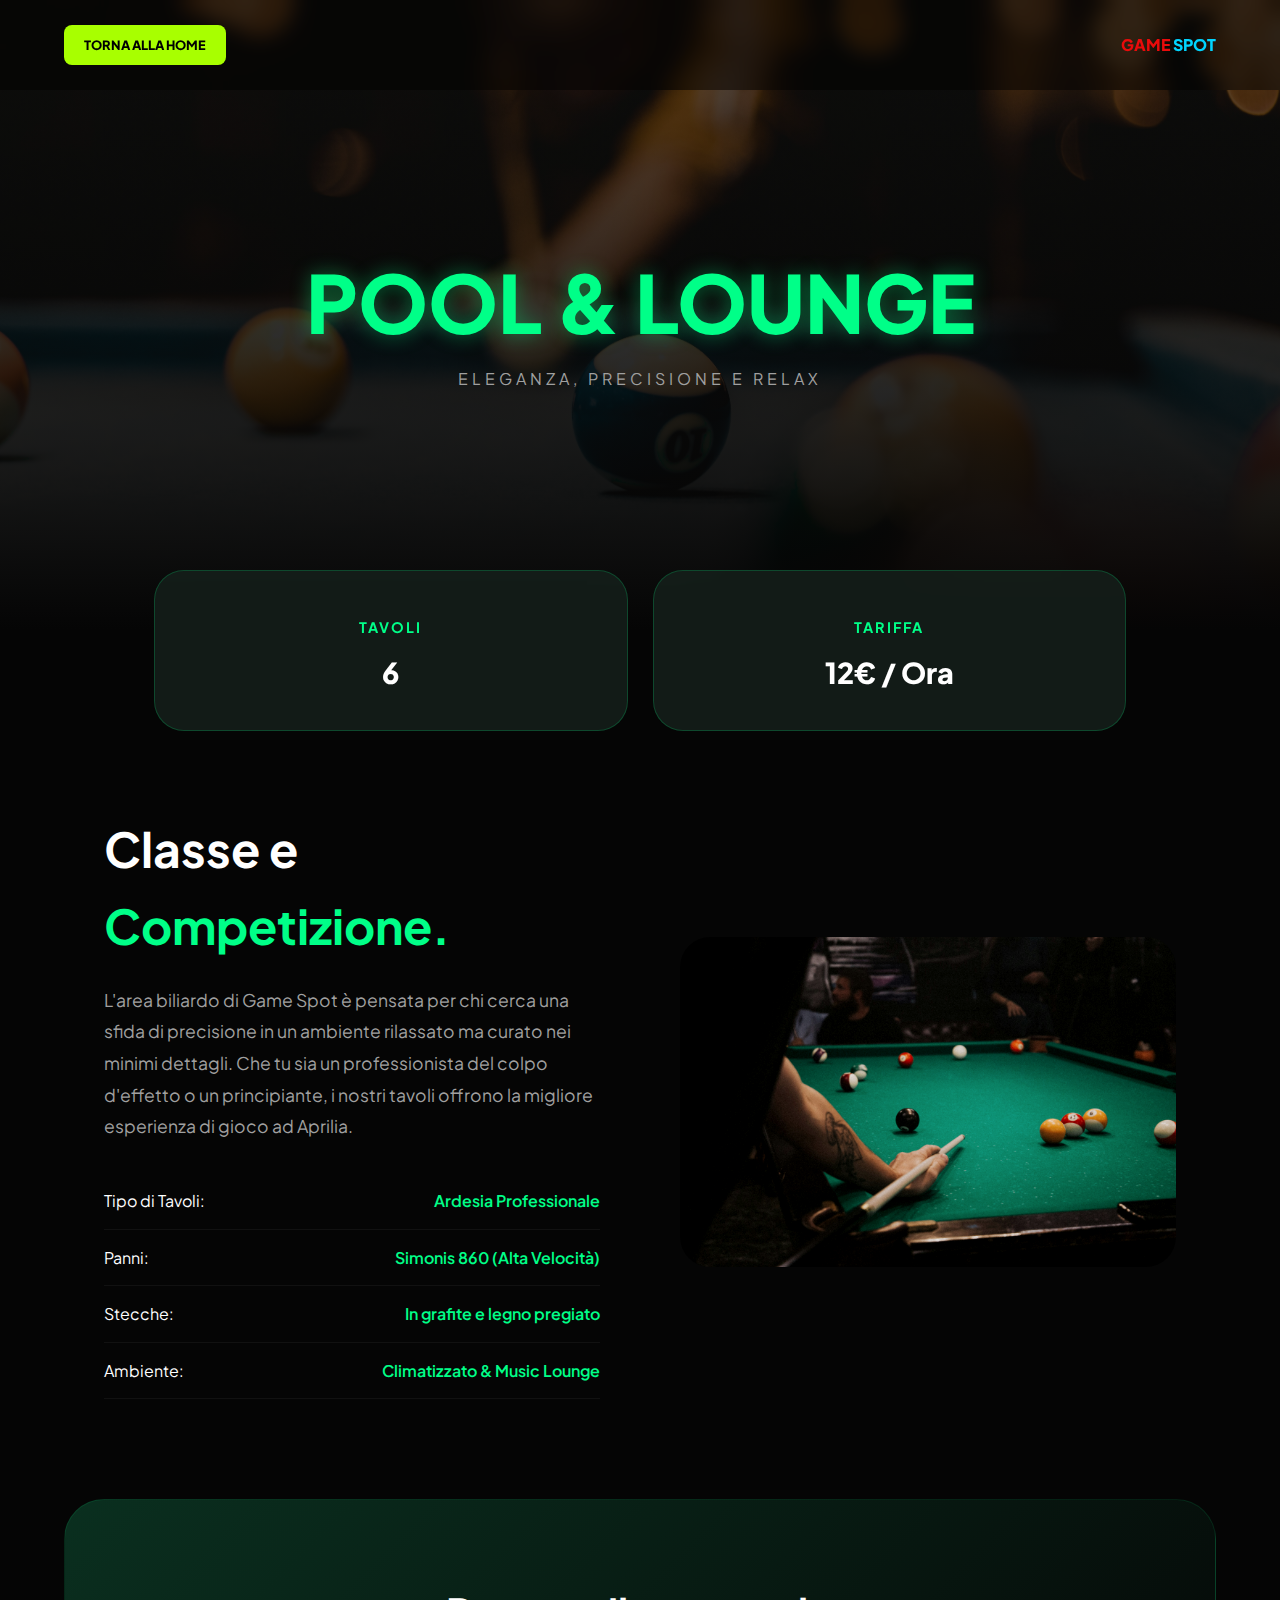
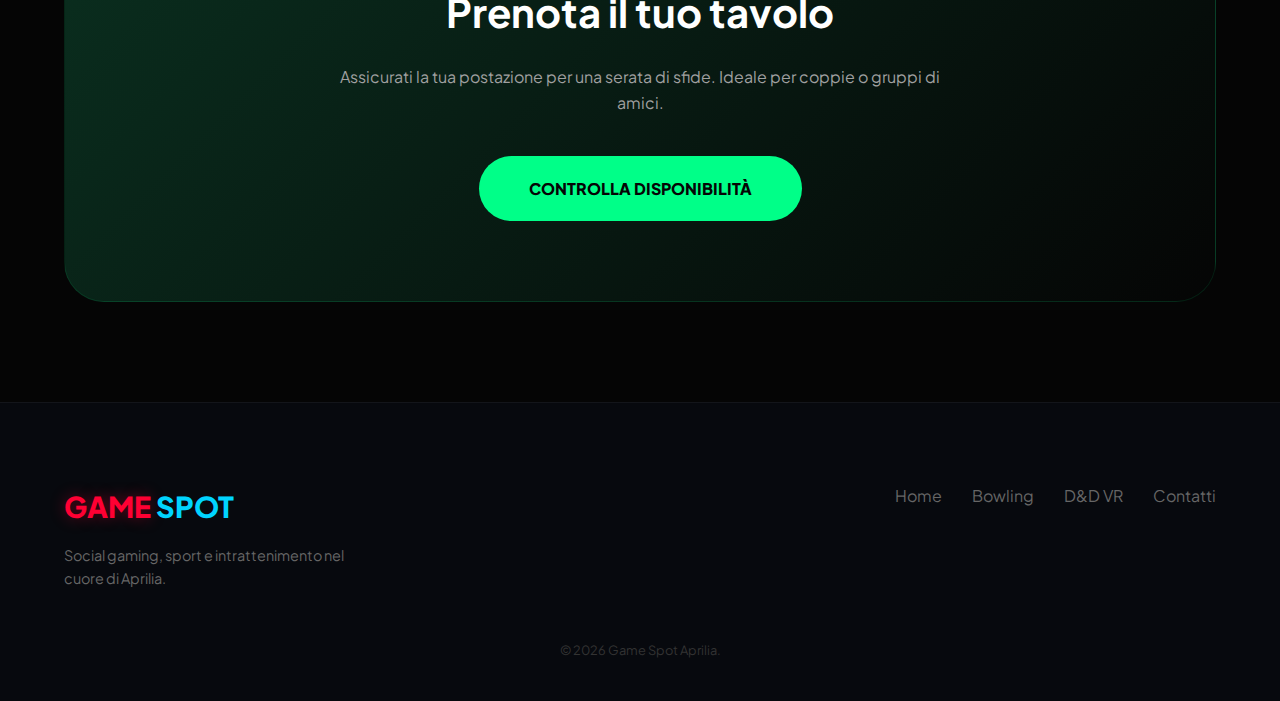
<file: biliardo.html>
<!DOCTYPE html>
<html lang="it">
<head>
    <meta charset="UTF-8">
    <meta name="viewport" content="width=device-width, initial-scale=1.0">
    <title>Area Biliardo | Game Spot</title>
    <link href="https://fonts.googleapis.com/css2?family=Plus+Jakarta+Sans:wght@300;400;600;800&display=swap" rel="stylesheet">
    <link rel="stylesheet" href="style.css">

    <style>
        :root {
            --billiard-green: #00ff88;
            --deep-forest: #0a2f1f;
        }

        body {
            background: #050505 !important;
            color: white;
            margin: 0;
            font-family: 'Plus Jakarta Sans', sans-serif;
        }

        .biliardo-hero {
            height: 70vh;
            background: linear-gradient(rgba(0,0,0,0.6), #050505), 
                        url('biliardo home.jpg');
            background-size: cover;
            background-position: center;
            display: flex;
            flex-direction: column;
            justify-content: center;
            align-items: center;
            text-align: center;
        }

        .biliardo-title {
            font-size: 5rem;
            font-weight: 800;
            text-transform: uppercase;
            margin: 0;
            color: var(--billiard-green);
            text-shadow: 0 0 20px rgba(0, 255, 136, 0.4);
        }

        .info-grid {
            display: grid;
            grid-template-columns: repeat(auto-fit, minmax(250px, 1fr));
            gap: 25px;
            max-width: 1100px;
            margin: -60px auto 80px;
            padding: 0 5%;
        }

        .info-card {
            background: rgba(20, 30, 25, 0.9);
            padding: 35px;
            border-radius: 30px;
            border: 1px solid rgba(0, 255, 136, 0.2);
            text-align: center;
            backdrop-filter: blur(15px);
            transition: 0.3s;
        }

        .info-card:hover {
            border-color: var(--billiard-green);
            transform: translateY(-5px);
        }

        .info-card i { font-size: 2rem; margin-bottom: 15px; display: block; }
        .info-card h3 { color: var(--billiard-green); margin: 10px 0; font-size: 0.9rem; letter-spacing: 2px; text-transform: uppercase; }
        .info-card p { font-size: 1.8rem; font-weight: 800; margin: 0; }

        .desc-section {
            max-width: 1200px;
            margin: 0 auto 100px;
            display: flex;
            align-items: center;
            gap: 80px;
            padding: 0 5%;
        }

        .desc-content { flex: 1; }
        .desc-content h2 { font-size: 3rem; margin-bottom: 20px; }
        .desc-content p { color: var(--text-dim); line-height: 1.8; font-size: 1.1rem; }

        .specs-list {
            list-style: none;
            padding: 0;
            margin-top: 30px;
        }

        .specs-list li {
            padding: 15px 0;
            border-bottom: 1px solid rgba(255,255,255,0.05);
            display: flex;
            justify-content: space-between;
        }

        .specs-list span { color: var(--billiard-green); font-weight: 600; }

        /* CTA BOX */
        .biliardo-cta {
            background: linear-gradient(135deg, var(--deep-forest), #050505);
            margin: 0 5% 100px;
            padding: 80px;
            border-radius: 40px;
            text-align: center;
            border: 1px solid rgba(0, 255, 136, 0.1);
        }

        .btn-biliardo {
            background: var(--billiard-green);
            color: #050505;
            padding: 20px 50px;
            border-radius: 50px;
            font-weight: 800;
            text-decoration: none;
            display: inline-block;
            transition: 0.3s;
            text-transform: uppercase;
        }

        .btn-biliardo:hover {
            transform: scale(1.05);
            box-shadow: 0 0 30px rgba(0, 255, 136, 0.4);
        }

        @media (max-width: 900px) {
            .biliardo-title { font-size: 3rem; }
            .desc-section { flex-direction: column; text-align: center; }
            .biliardo-cta { padding: 40px 20px; }
        }
    </style>
</head>
<body>

    <nav class="nav-booking" style="position: fixed; top:0; width:100%; display:flex; justify-content:space-between; padding: 25px 5%; z-index:1000; box-sizing: border-box; background: rgba(0,0,0,0.5); backdrop-filter: blur(10px);">
        <a href="index.html" class="btn-back-home" style="background: var(--neon-green); color:black; padding:10px 20px; border-radius:8px; text-decoration:none; font-weight:800; font-size: 0.8rem;">TORNA ALLA HOME</a>
        <div style="color:rgb(234, 11, 11); font-weight:800;">GAME <span style="color:var(--neon-blue);">SPOT</span></div>
    </nav>

    <header class="biliardo-hero">
        <h1 class="biliardo-title">Pool & Lounge</h1>
        <p style="letter-spacing: 4px; color: var(--text-dim); text-transform: uppercase;">Eleganza, precisione e relax</p>
    </header>

    <div class="info-grid">
        <div class="info-card">
            <h3>Tavoli</h3>
            <p>6</p>
        </div>
        <div class="info-card">
            <h3>Tariffa</h3>
            <p>12€ / Ora</p>
        </div>
    </div>

    <section class="desc-section">
        <div class="desc-content">
            <h2>Classe e <span style="color: var(--billiard-green);">Competizione.</span></h2>
            <p>L'area biliardo di Game Spot è pensata per chi cerca una sfida di precisione in un ambiente rilassato ma curato nei minimi dettagli. Che tu sia un professionista del colpo d'effetto o un principiante, i nostri tavoli offrono la migliore esperienza di gioco ad Aprilia.</p>
            
            <ul class="specs-list">
                <li>Tipo di Tavoli: <span>Ardesia Professionale</span></li>
                <li>Panni: <span>Simonis 860 (Alta Velocità)</span></li>
                <li>Stecche: <span>In grafite e legno pregiato</span></li>
                <li>Ambiente: <span>Climatizzato & Music Lounge</span></li>
            </ul>
        </div>
        <div style="flex: 1;">
            <img src="biliardo table.jpg" alt="Biliardo" style="width: 100%; border-radius: 30px; filter: grayscale(0.2) contrast(1.1);">
        </div>
    </section>

    <div class="biliardo-cta">
        <h2 style="font-size: 2.5rem; margin-bottom: 20px;">Prenota il tuo tavolo</h2>
        <p style="color: var(--text-dim); margin-bottom: 40px; max-width: 600px; margin-left: auto; margin-right: auto;">Assicurati la tua postazione per una serata di sfide. Ideale per coppie o gruppi di amici.</p>
        <a href="prenotazione.html" class="btn-biliardo">Controlla Disponibilità</a>
    </div>

    <footer class="site-footer" style="background: rgba(7, 9, 15, 0.95); padding: 80px 5% 40px; border-top: 1px solid rgba(255,255,255,0.05);">
        <div style="display: flex; justify-content: space-between; flex-wrap: wrap; gap: 40px; max-width: 1200px; margin: 0 auto;">
            <div class="footer-brand">
                <h2 style="font-weight: 800; color: white;">
                    <span style="color: #ff0033; text-shadow: 0 0 15px rgba(255, 0, 51, 0.4);">GAME</span> 
                    <span style="color: var(--neon-blue);">SPOT</span>
                </h2>
                <p style="color: #666; max-width: 300px;">Social gaming, sport e intrattenimento nel cuore di Aprilia.</p>
            </div>
            <ul style="list-style:none; padding:0; display: flex; gap: 30px;">
                <li><a href="index.html" style="color:#666; text-decoration:none;">Home</a></li>
                <li><a href="bowling.html" style="color:#666; text-decoration:none;">Bowling</a></li>
                <li><a href="dnd-vr.html" style="color:#666; text-decoration:none;">D&D VR</a></li>
                <li><a href="contatti.html" style="color:#666; text-decoration:none;">Contatti</a></li>
            </ul>
        </div>
        <div style="text-align:center; margin-top: 50px; color: #333; font-size: 0.8rem;">&copy; 2026 Game Spot Aprilia.</div>
    </footer>

</body>
</html>
</file>
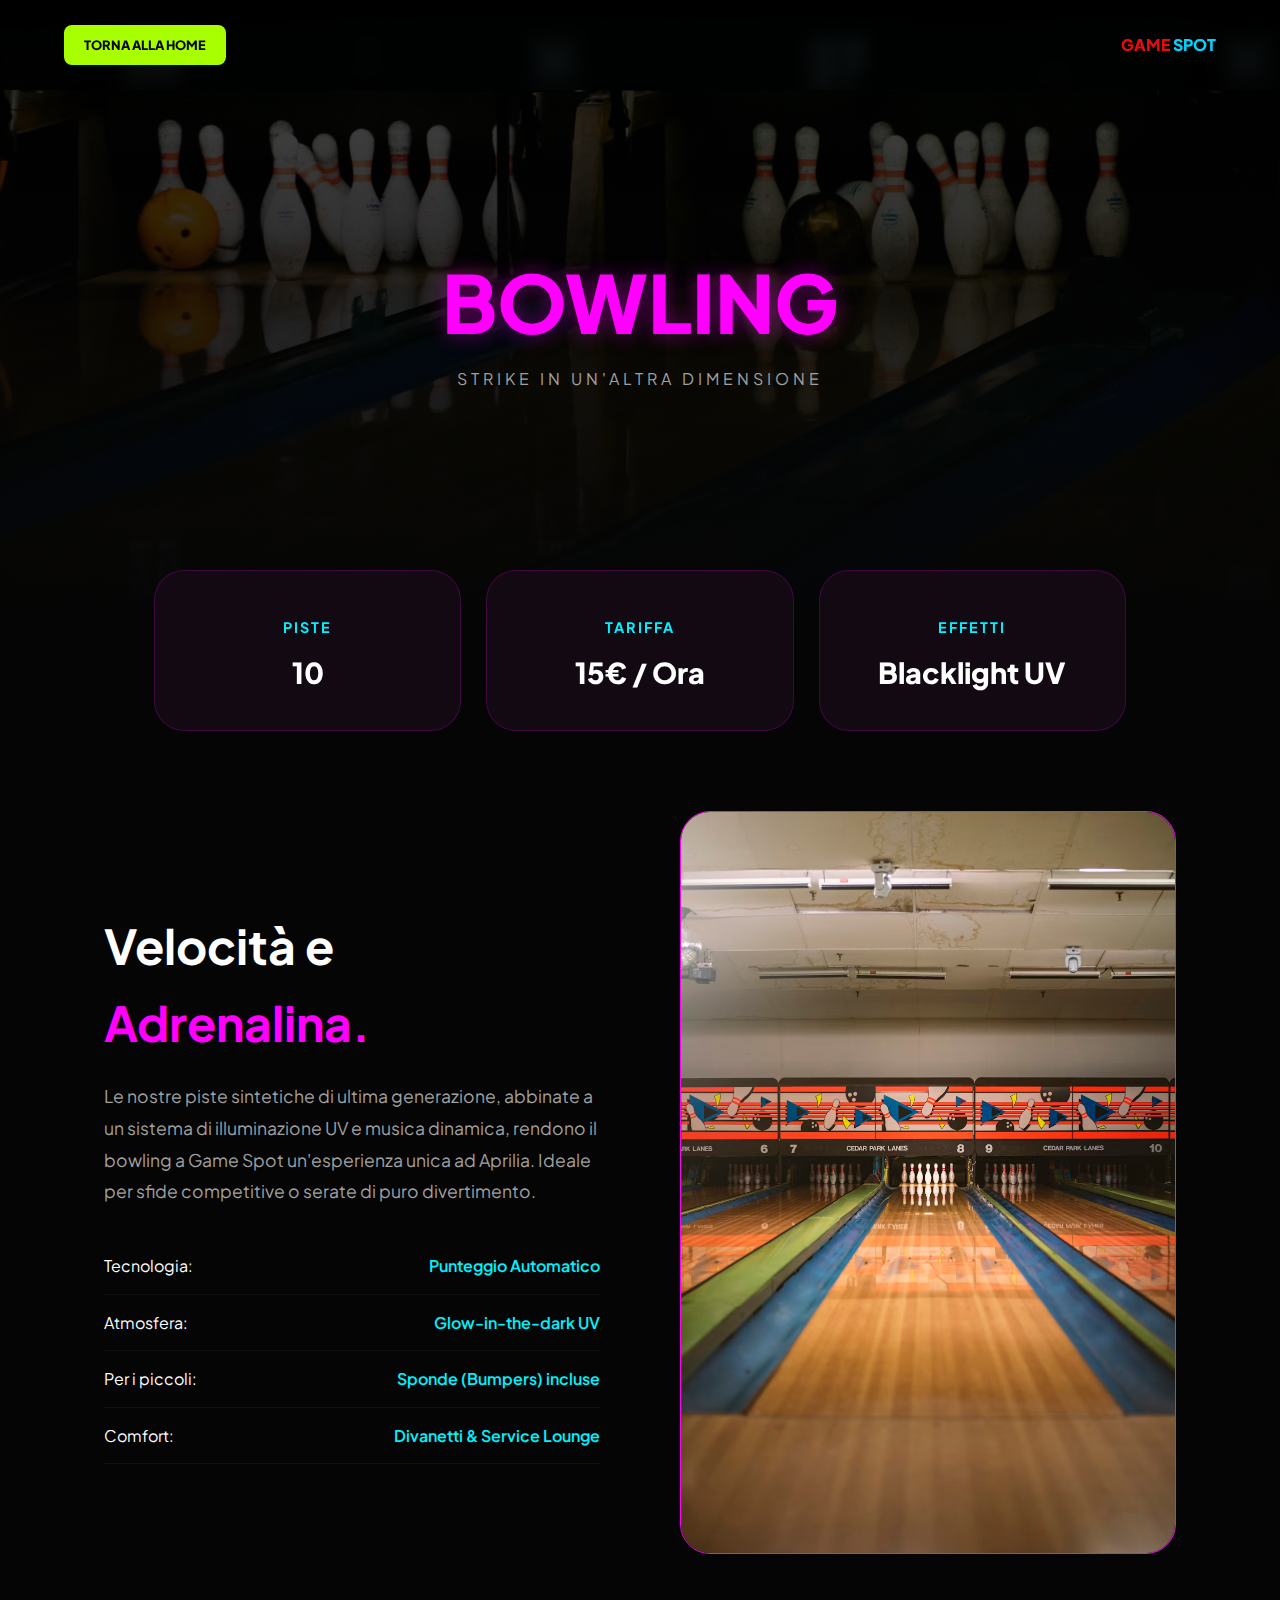
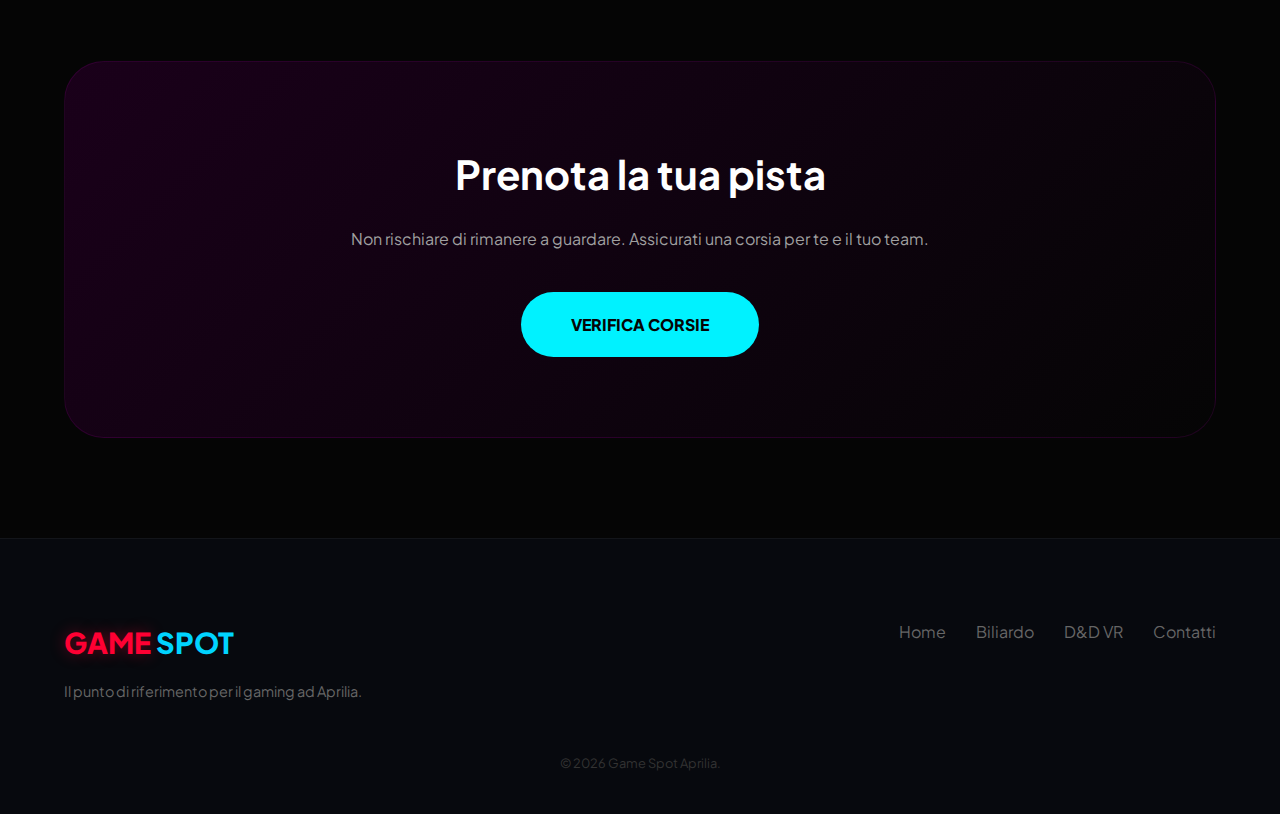
<file: bowling.html>
<!DOCTYPE html>
<html lang="it">
<head>
    <meta charset="UTF-8">
    <meta name="viewport" content="width=device-width, initial-scale=1.0">
    <title>Neon Bowling | Game Spot</title>
    <link href="https://fonts.googleapis.com/css2?family=Plus+Jakarta+Sans:wght@300;400;600;800&display=swap" rel="stylesheet">
    <link rel="stylesheet" href="style.css">

    <style>
        :root {
            --neon-pink: #ff00ff;
            --neon-cyan: #00f2ff;
        }

        body {
            background: #050505 !important;
            color: white;
            margin: 0;
            font-family: 'Plus Jakarta Sans', sans-serif;
        }

        .bowling-hero {
            height: 70vh;
            background: linear-gradient(rgba(0,0,0,0.7), #050505), 
                        url('bowling-pista.jpg'); 
            background-size: cover;
            background-position: center;
            display: flex;
            flex-direction: column;
            justify-content: center;
            align-items: center;
            text-align: center;
        }

        .bowling-title {
            font-size: 5rem;
            font-weight: 800;
            text-transform: uppercase;
            margin: 0;
            color: var(--neon-pink);
            text-shadow: 0 0 20px rgba(255, 0, 255, 0.4);
        }

        /* INFO GRID (UGUALE A BILIARDO) */
        .info-grid {
            display: grid;
            grid-template-columns: repeat(auto-fit, minmax(250px, 1fr));
            gap: 25px;
            max-width: 1100px;
            margin: -60px auto 80px;
            padding: 0 5%;
        }

        .info-card {
            background: rgba(20, 10, 20, 0.9);
            padding: 35px;
            border-radius: 30px;
            border: 1px solid rgba(255, 0, 255, 0.2);
            text-align: center;
            backdrop-filter: blur(15px);
            transition: 0.3s;
        }

        .info-card:hover {
            border-color: var(--neon-cyan);
            transform: translateY(-5px);
        }

        .info-card h3 { color: var(--neon-cyan); margin: 10px 0; font-size: 0.9rem; letter-spacing: 2px; text-transform: uppercase; }
        .info-card p { font-size: 1.8rem; font-weight: 800; margin: 0; }


        .desc-section {
            max-width: 1200px;
            margin: 0 auto 100px;
            display: flex;
            align-items: center;
            gap: 80px;
            padding: 0 5%;
        }

        .desc-content { flex: 1; }
        .desc-content h2 { font-size: 3rem; margin-bottom: 20px; }
        .desc-content p { color: var(--text-dim); line-height: 1.8; font-size: 1.1rem; }

        .specs-list {
            list-style: none;
            padding: 0;
            margin-top: 30px;
        }

        .specs-list li {
            padding: 15px 0;
            border-bottom: 1px solid rgba(255,255,255,0.05);
            display: flex;
            justify-content: space-between;
        }

        .specs-list span { color: var(--neon-cyan); font-weight: 600; }

        .bowling-cta {
            background: linear-gradient(135deg, #1a001a, #050505);
            margin: 0 5% 100px;
            padding: 80px;
            border-radius: 40px;
            text-align: center;
            border: 1px solid rgba(255, 0, 255, 0.1);
        }

        .btn-bowling {
            background: var(--neon-cyan);
            color: #050505;
            padding: 20px 50px;
            border-radius: 50px;
            font-weight: 800;
            text-decoration: none;
            display: inline-block;
            transition: 0.3s;
            text-transform: uppercase;
        }

        .btn-bowling:hover {
            transform: scale(1.05);
            box-shadow: 0 0 30px rgba(0, 242, 255, 0.4);
        }

        @media (max-width: 900px) {
            .bowling-title { font-size: 3rem; }
            .desc-section { flex-direction: column; text-align: center; }
            .bowling-cta { padding: 40px 20px; }
        }
    </style>
</head>
<body>

    <nav class="nav-booking" style="position: fixed; top:0; width:100%; display:flex; justify-content:space-between; padding: 25px 5%; z-index:1000; box-sizing: border-box; background: rgba(0,0,0,0.5); backdrop-filter: blur(10px);">
        <a href="index.html" class="btn-back-home" style="background: var(--neon-green); color:black; padding:10px 20px; border-radius:8px; text-decoration:none; font-weight:800; font-size: 0.8rem;">TORNA ALLA HOME</a>
        <div style="color:rgb(234, 11, 11); font-weight:800;">GAME <span style="color:var(--neon-blue);">SPOT</span></div>
    </nav>

    <header class="bowling-hero">
        <h1 class="bowling-title">Bowling</h1>
        <p style="letter-spacing: 4px; color: var(--text-dim); text-transform: uppercase;">Strike in un'altra dimensione</p>
    </header>

    <div class="info-grid">
        <div class="info-card">
            <h3>Piste</h3>
            <p>10</p>
        </div>
        <div class="info-card">
            <h3>Tariffa</h3>
            <p>15€ / Ora</p>
        </div>
        <div class="info-card">
            <h3>Effetti</h3>
            <p>Blacklight UV</p>
        </div>
    </div>

    <section class="desc-section">
        <div class="desc-content">
            <h2>Velocità e <span style="color: var(--neon-pink);">Adrenalina.</span></h2>
            <p>Le nostre piste sintetiche di ultima generazione, abbinate a un sistema di illuminazione UV e musica dinamica, rendono il bowling a Game Spot un'esperienza unica ad Aprilia. Ideale per sfide competitive o serate di puro divertimento.</p>
            
            <ul class="specs-list">
                <li>Tecnologia: <span>Punteggio Automatico</span></li>
                <li>Atmosfera: <span>Glow-in-the-dark UV</span></li>
                <li>Per i piccoli: <span>Sponde (Bumpers) incluse</span></li>
                <li>Comfort: <span>Divanetti & Service Lounge</span></li>
            </ul>
        </div>
        <div style="flex: 1;">
            <img src="bowling.avif" alt="Bowling" style="width: 100%; border-radius: 30px; border: 1px solid var(--neon-pink);">
        </div>
    </section>

    <div class="bowling-cta">
        <h2 style="font-size: 2.5rem; margin-bottom: 20px;">Prenota la tua pista</h2>
        <p style="color: var(--text-dim); margin-bottom: 40px; max-width: 600px; margin-left: auto; margin-right: auto;">Non rischiare di rimanere a guardare. Assicurati una corsia per te e il tuo team.</p>
        <a href="prenotazione.html" class="btn-bowling">Verifica Corsie</a>
    </div>

    <footer class="site-footer" style="background: rgba(7, 9, 15, 0.95); padding: 80px 5% 40px; border-top: 1px solid rgba(255,255,255,0.05);">
        <div style="display: flex; justify-content: space-between; flex-wrap: wrap; gap: 40px; max-width: 1200px; margin: 0 auto;">
            <div class="footer-brand">
                <h2 style="font-weight: 800; color: white;">
                    <span style="color: #ff0033; text-shadow: 0 0 15px rgba(255, 0, 51, 0.4);">GAME</span> 
                    <span style="color: var(--neon-blue);">SPOT</span>
                </h2>
                <p style="color: #666; max-width: 300px;">Il punto di riferimento per il gaming ad Aprilia.</p>
            </div>
            <ul style="list-style:none; padding:0; display: flex; gap: 30px;">
                <li><a href="index.html" style="color:#666; text-decoration:none;">Home</a></li>
                <li><a href="biliardo.html" style="color:#666; text-decoration:none;">Biliardo</a></li>
                <li><a href="dnd-vr.html" style="color:#666; text-decoration:none;">D&D VR</a></li>
                <li><a href="contatti.html" style="color:#666; text-decoration:none;">Contatti</a></li>
            </ul>
        </div>
        <div style="text-align:center; margin-top: 50px; color: #333; font-size: 0.8rem;">&copy; 2026 Game Spot Aprilia.</div>
    </footer>

</body>
</html>
</file>
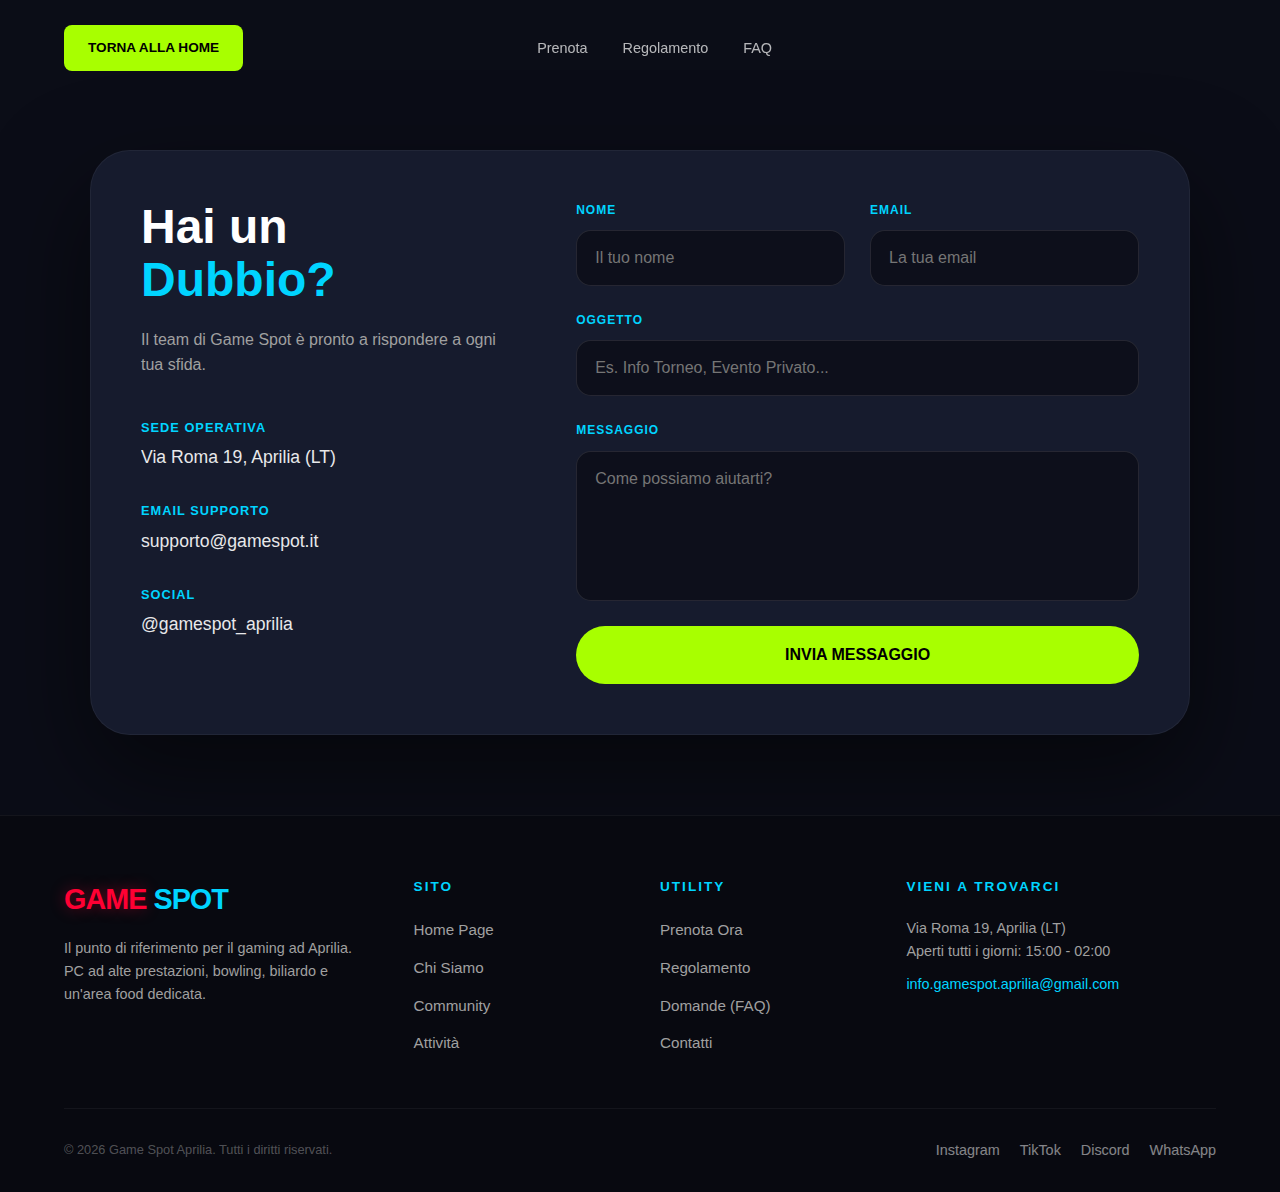
<file: contatti.html>
<!DOCTYPE html>
<html lang="it">
<head>
    <meta charset="UTF-8">
    <meta name="viewport" content="width=device-width, initial-scale=1.0">
    <title>Contatti | Game Spot</title>
    <link href="https://fonts.googleapis.com/css2?family=Plus+Jakarta+Sans:wght@300;400;600;800&display=swap" rel="stylesheet">
    <link rel="stylesheet" href="style.css">

    <style>
        body {
            background: var(--bg-dark) !important;
            margin: 0;
            display: flex;
            flex-direction: column;
            min-height: 100vh;
            font-family: 'Plus+Jakarta+Sans', sans-serif;
        }

        .nav-contact {
            position: fixed;
            top: 0;
            width: 100%;
            display: flex;
            justify-content: space-between;
            align-items: center;
            padding: 25px 5%;
            z-index: 1000;
            background: transparent;
            transition: 0.4s ease;
            box-sizing: border-box;
        }

        .nav-contact.scrolled {
            background: rgba(11, 13, 23, 0.95);
            backdrop-filter: blur(15px);
            padding: 15px 5%;
            border-bottom: 1px solid rgba(255, 255, 255, 0.1);
        }

        .btn-back-home {
            background-color: var(--neon-green) !important;
            color: #000 !important;
            padding: 12px 24px;
            border-radius: 8px;
            font-weight: 800;
            text-decoration: none;
            text-transform: uppercase;
            font-size: 0.85rem;
            transition: 0.3s;
        }

        .btn-back-home:hover {
            box-shadow: 0 0 20px rgba(168, 255, 0, 0.5);
            transform: scale(1.05);
        }

        .contact-nav-links {
            display: flex;
            list-style: none;
            gap: 35px;
            margin: 0;
            padding: 0;
        }

        .contact-nav-links a {
            text-decoration: none;
            color: white;
            font-weight: 500;
            font-size: 0.9rem;
            opacity: 0.7;
            transition: 0.3s;
        }

        .contact-nav-links a:hover { opacity: 1; color: var(--neon-blue); }

        /* CONTENITORE PRINCIPALE */
        .contact-wrapper {
            flex: 1;
            display: flex;
            align-items: center;
            justify-content: center;
            padding: 150px 5% 80px;
            box-sizing: border-box;
        }

        .contact-container {
            width: 100%;
            max-width: 1100px;
            display: grid;
            grid-template-columns: 1fr 1.5fr;
            gap: 60px;
            background: var(--bg-card);
            padding: 50px;
            border-radius: 40px;
            border: 1px solid rgba(255, 255, 255, 0.05);
            box-shadow: 0 40px 100px rgba(0,0,0,0.5);
            box-sizing: border-box;
        }

        .contact-info h2 { font-size: 3rem; margin: 0 0 20px 0; line-height: 1.1; color: white; }
        .info-item { margin-bottom: 30px; }
        .info-item h4 { color: var(--neon-blue); text-transform: uppercase; margin: 0 0 5px 0; font-size: 0.8rem; letter-spacing: 1px; }
        .info-item p { color: white; font-size: 1.1rem; margin: 0; opacity: 0.9; }

        .contact-form { 
            display: grid; 
            grid-template-columns: 1fr 1fr; 
            gap: 25px; 
            box-sizing: border-box;
        }

        .form-group { 
            display: flex; 
            flex-direction: column; 
            align-items: flex-start;
        }

        .full-width { grid-column: span 2; }
        
        label { 
            color: var(--neon-blue); 
            font-size: 0.75rem; 
            text-transform: uppercase; 
            margin-bottom: 10px; 
            font-weight: 800; 
            letter-spacing: 1px;
        }
        
        input, textarea {
            width: 100%; 
            box-sizing: border-box; 
            padding: 18px;
            background: rgba(11, 13, 23, 0.8);
            border: 1px solid rgba(255,255,255,0.1);
            color: white;
            border-radius: 15px;
            font-size: 1rem;
            transition: 0.3s;
        }

        input:focus, textarea:focus { 
            outline: none; 
            border-color: var(--neon-blue); 
            background: rgba(0, 212, 255, 0.05);
        }

        textarea { height: 150px; resize: none; font-family: inherit; }

        #form-status {
            grid-column: span 2;
            padding: 15px;
            border-radius: 12px;
            font-weight: 600;
            display: none;
            text-align: center;
            font-size: 0.9rem;
        }

        .btn-send {
            grid-column: span 2;
            background: var(--neon-green);
            color: black;
            padding: 20px;
            border: none;
            border-radius: 50px;
            font-weight: 800;
            cursor: pointer;
            font-size: 1rem;
            transition: 0.3s;
            text-transform: uppercase;
        }

        .btn-send:hover { box-shadow: 0 0 30px var(--neon-green); transform: translateY(-3px); }

    .site-footer {
        background: rgba(7, 9, 15, 0.8);
        border-top: 1px solid rgba(255, 255, 255, 0.05);
        padding: 60px 5% 30px;
        margin-top: auto; /* Lo spinge in basso nei layout flex */
    }

    .footer-grid {
        max-width: 1200px;
        margin: 0 auto;
        display: grid;
        grid-template-columns: 1.5fr 1fr 1fr 1.5fr;
        gap: 40px;
        margin-bottom: 40px;
    }

    .footer-brand h2 {
        font-size: 1.8rem;
        margin-bottom: 15px;
        font-weight: 800;
    }

    .footer-brand p {
        color: var(--text-dim);
        font-size: 0.9rem;
        line-height: 1.6;
    }

    .footer-column h4 {
        color: var(--neon-blue);
        text-transform: uppercase;
        font-size: 0.85rem;
        letter-spacing: 2px;
        margin-bottom: 20px;
    }

    .footer-links {
        list-style: none;
        padding: 0;
        margin: 0;
    }

    .footer-links li {
        margin-bottom: 12px;
    }

    .footer-links a {
        text-decoration: none;
        color: var(--text-dim);
        font-size: 0.95rem;
        transition: 0.3s;
    }

    .footer-links a:hover {
        color: var(--neon-green);
        padding-left: 5px;
    }

    .footer-bottom {
        max-width: 1200px;
        margin: 0 auto;
        padding-top: 30px;
        border-top: 1px solid rgba(255, 255, 255, 0.05);
        display: flex;
        justify-content: space-between;
        align-items: center;
        flex-wrap: wrap;
        gap: 20px;
    }

    .footer-bottom p {
        color: rgba(255,255,255,0.3);
        font-size: 0.8rem;
        margin: 0;
    }

    .social-icons {
        display: flex;
        gap: 20px;
    }

    .social-icons a {
        color: white;
        text-decoration: none;
        opacity: 0.5;
        transition: 0.3s;
        font-size: 0.9rem;
    }

    .social-icons a:hover {
        opacity: 1;
        color: var(--neon-blue);
    }

    /* Responsive */
    @media (max-width: 850px) {
        .footer-grid {
            grid-template-columns: 1fr 1fr;
        }
    }

    @media (max-width: 500px) {
        .footer-grid {
            grid-template-columns: 1fr;
        }
        .footer-bottom {
            flex-direction: column;
            text-align: center;
        }
    }
</style>
</head>
<body>

    <nav class="nav-contact" id="navbar">
        <a href="index.html" class="btn-back-home">Torna alla Home</a>
        
        <ul class="contact-nav-links">
            <li><a href="prenotazione.html">Prenota</a></li>
            <li><a href="regolamento.html">Regolamento</a></li>
            <li><a href="faq.html">FAQ</a></li>
        </ul>

        <div class="nav-spacer" style="width: 150px;"></div>
    </nav>

    <div class="contact-wrapper">
        <div class="contact-container">
            <div class="contact-info">
                <h2>Hai un <br><span style="color: var(--neon-blue);">Dubbio?</span></h2>
                <p style="color: var(--text-dim); margin-bottom: 40px;">Il team di Game Spot è pronto a rispondere a ogni tua sfida.</p>
                
                <div class="info-item">
                    <h4>Sede Operativa</h4>
                    <p>Via Roma 19, Aprilia (LT)</p>
                </div>
                <div class="info-item">
                    <h4>Email Supporto</h4>
                    <p>supporto@gamespot.it</p>
                </div>
                <div class="info-item">
                    <h4>Social</h4>
                    <p>@gamespot_aprilia</p>
                </div>
            </div>

            <form id="contact-form" class="contact-form" action="https://formspree.io/f/mjgonjwb" method="POST">
                <div class="form-group">
                    <label>Nome</label>
                    <input type="text" name="name" id="name" placeholder="Il tuo nome">
                </div>
                <div class="form-group">
                    <label>Email</label>
                    <input type="email" name="email" id="email" placeholder="La tua email">
                </div>
                <div class="form-group full-width">
                    <label>Oggetto</label>
                    <input type="text" name="subject" id="subject" placeholder="Es. Info Torneo, Evento Privato...">
                </div>
                <div class="form-group full-width">
                    <label>Messaggio</label>
                    <textarea name="message" id="message" placeholder="Come possiamo aiutarti?"></textarea>
                </div>

                <div id="form-status"></div>

                <button type="submit" class="btn-send" id="submit-btn">Invia Messaggio</button>
            </form>
        </div>
    </div>

    <footer class="site-footer">
    <div class="footer-grid">
        <div class="footer-brand">
              <h2 style="font-weight: 800; color: white; letter-spacing: -1px;">
                <span style="color: #ff0033; text-shadow: 0 0 15px rgba(255, 0, 51, 0.4);">GAME</span> 
                <span style="color: var(--neon-blue);">SPOT</span>
            </h2>
            <p>Il punto di riferimento per il gaming ad Aprilia. PC ad alte prestazioni, bowling, biliardo e un'area food dedicata.</p>
        </div>

        <div class="footer-column">
            <h4>Sito</h4>
            <ul class="footer-links">
                <li><a href="index.html">Home Page</a></li>
                <li><a href="index.html#chi-siamo">Chi Siamo</a></li>
                <li><a href="index.html#community">Community</a></li>
                <li><a href="index.html#attivita">Attività</a></li>
            </ul>
        </div>

        <div class="footer-column">
            <h4>Utility</h4>
            <ul class="footer-links">
                <li><a href="prenotazione.html">Prenota Ora</a></li>
                <li><a href="regolamento.html">Regolamento</a></li>
                <li><a href="faq.html">Domande (FAQ)</a></li>
                <li><a href="contatti.html">Contatti</a></li>
            </ul>
        </div>

        <div class="footer-column">
            <h4>Vieni a trovarci</h4>
            <p style="font-size: 0.9rem; color: var(--text-dim); margin-bottom: 10px;">
                Via Roma 19, Aprilia (LT)<br>
                Aperti tutti i giorni: 15:00 - 02:00
            </p>
            <p style="font-size: 0.9rem; color: var(--neon-blue);">info.gamespot.aprilia@gmail.com</p>
        </div>
    </div>

    <div class="footer-bottom">
        <p>&copy; 2026 Game Spot Aprilia. Tutti i diritti riservati.</p>
        <div class="social-icons">
            <a href="#">Instagram</a>
            <a href="#">TikTok</a>
            <a href="#">Discord</a>
            <a href="#">WhatsApp</a>
        </div>
    </div>
</footer>

    <script>
        // Gestione Trasparenza Navbar
        window.addEventListener('scroll', () => {
            const nav = document.getElementById('navbar');
            if (window.scrollY > 50) nav.classList.add('scrolled');
            else nav.classList.remove('scrolled');
        });

        // Validazione e Invio Reale
        const form = document.getElementById('contact-form');
        const status = document.getElementById('form-status');

        form.addEventListener('submit', function(e) {
            e.preventDefault();
            
            const fields = [
                { id: 'name', label: 'Nome' },
                { id: 'email', label: 'Email' },
                { id: 'subject', label: 'Oggetto' },
                { id: 'message', label: 'Messaggio' }
            ];

            let missing = [];
            
            fields.forEach(f => {
                const el = document.getElementById(f.id);
                if(!el.value.trim()) {
                    missing.push(f.label);
                    el.style.borderColor = "#ff4d4d";
                } else {
                    el.style.borderColor = "rgba(255,255,255,0.1)";
                }
            });

            if(missing.length > 0) {
                status.style.display = "block";
                status.style.color = "#ff4d4d";
                status.style.background = "rgba(255, 77, 77, 0.1)";
                status.innerHTML = "Compila i campi: " + missing.join(", ");
                return;
            }

            // Invio tramite Formspree
            status.style.display = "block";
            status.style.color = "var(--neon-blue)";
            status.style.background = "rgba(0, 212, 255, 0.1)";
            status.innerHTML = "Invio in corso...";

            const data = new FormData(form);
            fetch(form.action, {
                method: form.method,
                body: data,
                headers: { 'Accept': 'application/json' }
            }).then(response => {
                if (response.ok) {
                    status.style.color = "var(--neon-green)";
                    status.style.background = "rgba(168, 255, 0, 0.1)";
                    status.innerHTML = "Il tuo messaggio è stato inviato correttamente!";
                    form.reset();
                } else {
                    status.style.color = "#ff4d4d";
                    status.style.background = "rgba(255, 77, 77, 0.1)";
                    status.innerHTML = "Ops! C'è stato un problema durante l'invio.";
                }
            }).catch(error => {
                status.innerHTML = "Errore di connessione.";
            });
        });
    </script>
</body>
</html>
</file>
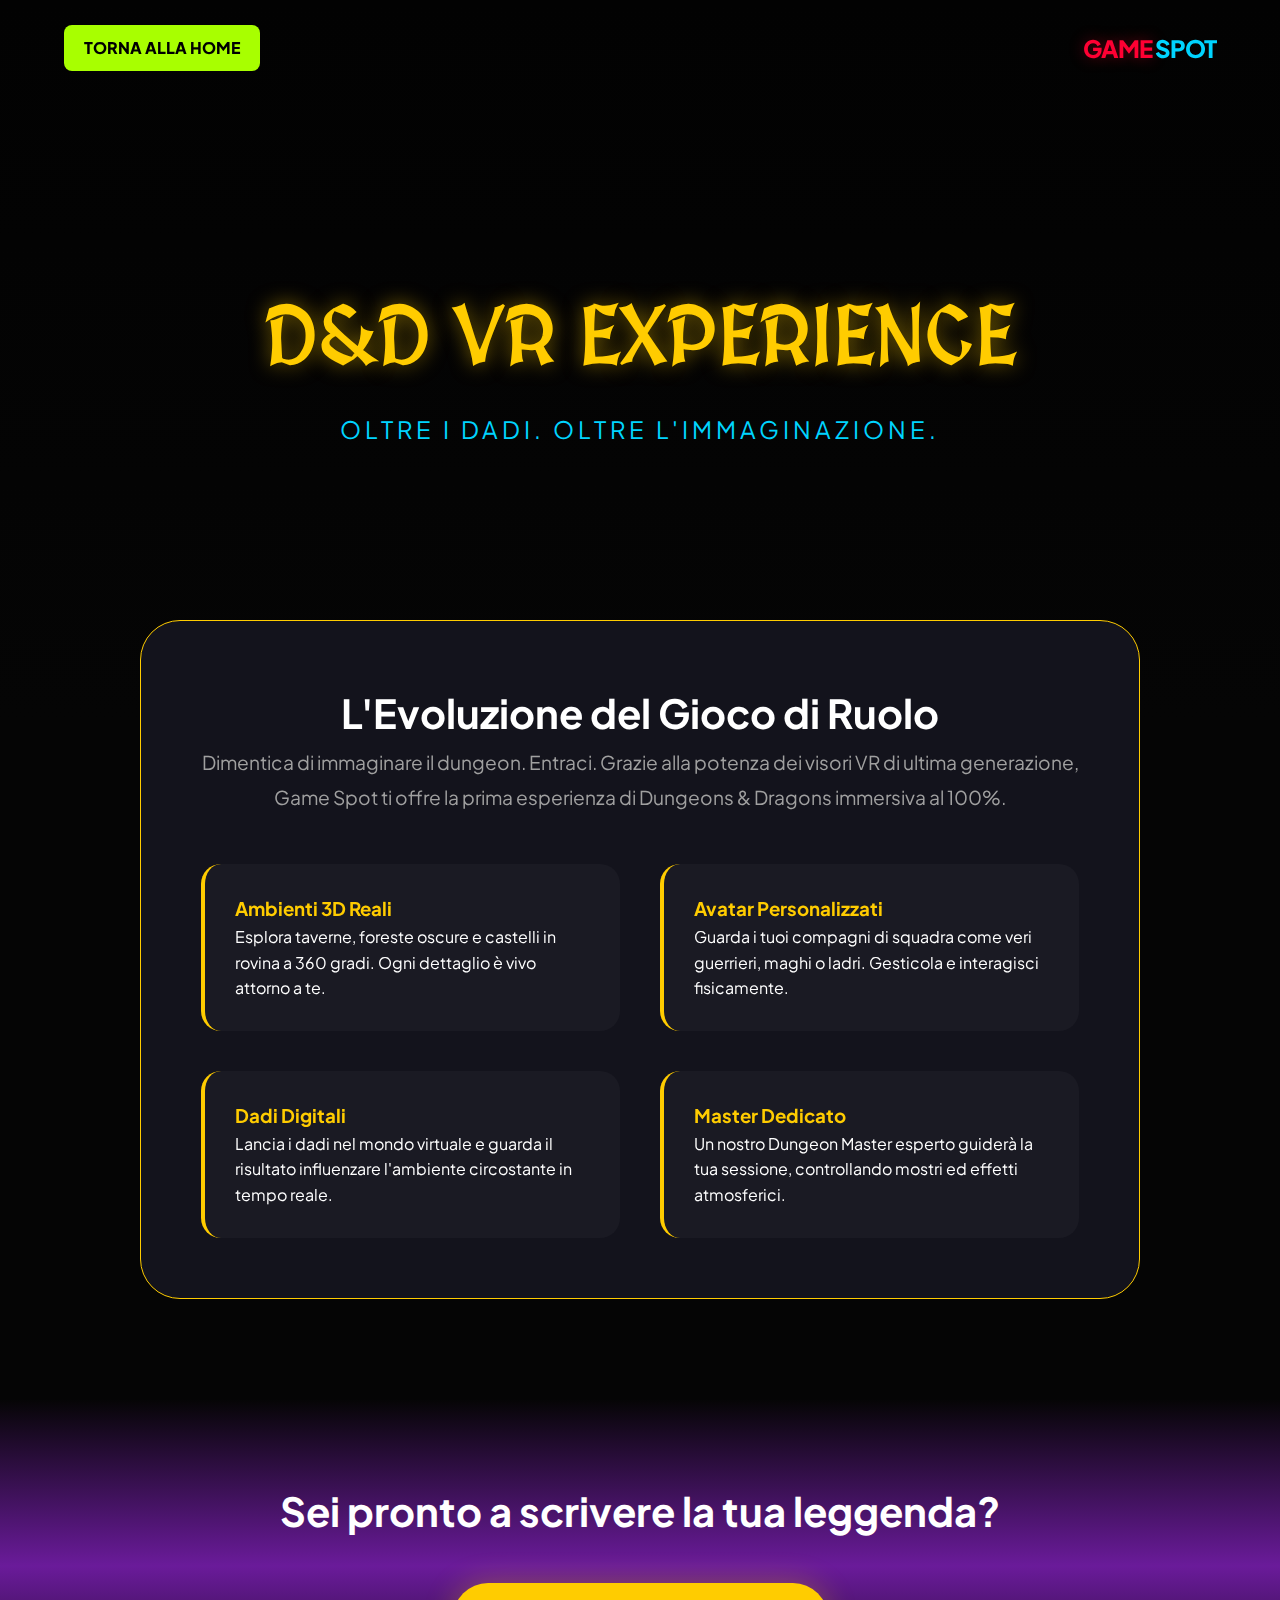
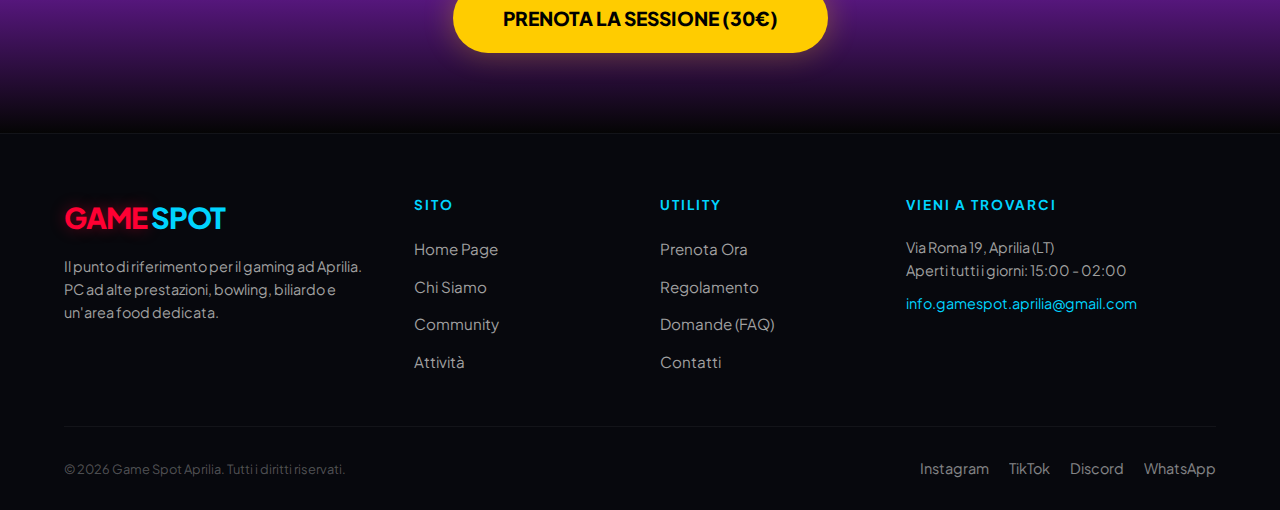
<file: dnd-vr.html>
<!DOCTYPE html>
<html lang="it">
<head>
    <meta charset="UTF-8">
    <meta name="viewport" content="width=device-width, initial-scale=1.0">
    <title>D&D VR Experience | Game Spot</title>
    <link href="https://fonts.googleapis.com/css2?family=Plus+Jakarta+Sans:wght@300;400;600;800&family=MedievalSharp&display=swap" rel="stylesheet">
    <link rel="stylesheet" href="style.css">

    <style>
        :root {
            --dnd-gold: #ffcc00;
            --dnd-purple: #6a1b9a;
        }

        body {
            background: #050505 !important;
            color: white;
            margin: 0;
            font-family: 'Plus Jakarta Sans', sans-serif;
        }

        /* HERO SECTION SPECIFICA */
        .dnd-hero {
            height: 80vh;
            background: linear-gradient(rgba(0,0,0,0.6), #050505), 
                        url('https://images.unsplash.com/photo-1614850523296-d8c1af93d400?q=80&w=2070&auto=format&fit=crop'); 
            background-size: cover;
            background-position: center;
            display: flex;
            flex-direction: column;
            justify-content: center;
            align-items: center;
            text-align: center;
            padding: 0 5%;
        }

        .dnd-title {
            font-family: 'MedievalSharp', cursive;
            font-size: 5rem;
            color: var(--dnd-gold);
            text-shadow: 0 0 20px rgba(255, 204, 0, 0.5);
            margin-bottom: 10px;
        }

        .dnd-subtitle {
            font-size: 1.5rem;
            color: var(--neon-blue);
            text-transform: uppercase;
            letter-spacing: 4px;
        }

        .content-section {
            max-width: 1000px;
            margin: -100px auto 100px;
            background: rgba(20, 20, 30, 0.95);
            padding: 60px;
            border-radius: 40px;
            border: 1px solid var(--dnd-gold);
            backdrop-filter: blur(20px);
            position: relative;
            z-index: 10;
        }

        .features-grid {
            display: grid;
            grid-template-columns: 1fr 1fr;
            gap: 40px;
            margin-top: 50px;
        }

        .feature-card {
            background: rgba(255, 255, 255, 0.03);
            padding: 30px;
            border-radius: 20px;
            border-left: 4px solid var(--dnd-gold);
        }

        .feature-card h3 {
            color: var(--dnd-gold);
            margin-top: 0;
        }

        /* CALL TO ACTION */
        .dnd-cta {
            text-align: center;
            padding: 80px 5%;
            background: linear-gradient(to bottom, #050505, var(--dnd-purple), #050505);
        }

        .btn-dnd {
            background: var(--dnd-gold);
            color: black;
            padding: 20px 50px;
            border-radius: 50px;
            font-weight: 800;
            text-decoration: none;
            font-size: 1.2rem;
            display: inline-block;
            transition: 0.3s;
            box-shadow: 0 0 30px rgba(255, 204, 0, 0.3);
        }

        .btn-dnd:hover {
            transform: scale(1.1);
            box-shadow: 0 0 50px rgba(255, 204, 0, 0.5);
        }

        @media (max-width: 768px) {
            .dnd-title { font-size: 3rem; }
            .features-grid { grid-template-columns: 1fr; }
            .content-section { padding: 30px; margin-top: -50px; }
        }

          .site-footer {
        background: rgba(7, 9, 15, 0.8);
        border-top: 1px solid rgba(255, 255, 255, 0.05);
        padding: 60px 5% 30px;
        margin-top: auto; /* Lo spinge in basso nei layout flex */
    }

    .footer-grid {
        max-width: 1200px;
        margin: 0 auto;
        display: grid;
        grid-template-columns: 1.5fr 1fr 1fr 1.5fr;
        gap: 40px;
        margin-bottom: 40px;
    }

    .footer-brand h2 {
        font-size: 1.8rem;
        margin-bottom: 15px;
        font-weight: 800;
    }

    .footer-brand p {
        color: var(--text-dim);
        font-size: 0.9rem;
        line-height: 1.6;
    }

    .footer-column h4 {
        color: var(--neon-blue);
        text-transform: uppercase;
        font-size: 0.85rem;
        letter-spacing: 2px;
        margin-bottom: 20px;
    }

    .footer-links {
        list-style: none;
        padding: 0;
        margin: 0;
    }

    .footer-links li {
        margin-bottom: 12px;
    }

    .footer-links a {
        text-decoration: none;
        color: var(--text-dim);
        font-size: 0.95rem;
        transition: 0.3s;
    }

    .footer-links a:hover {
        color: var(--neon-green);
        padding-left: 5px;
    }

    .footer-bottom {
        max-width: 1200px;
        margin: 0 auto;
        padding-top: 30px;
        border-top: 1px solid rgba(255, 255, 255, 0.05);
        display: flex;
        justify-content: space-between;
        align-items: center;
        flex-wrap: wrap;
        gap: 20px;
    }

    .footer-bottom p {
        color: rgba(255,255,255,0.3);
        font-size: 0.8rem;
        margin: 0;
    }

    .social-icons {
        display: flex;
        gap: 20px;
    }

    .social-icons a {
        color: white;
        text-decoration: none;
        opacity: 0.5;
        transition: 0.3s;
        font-size: 0.9rem;
    }

    .social-icons a:hover {
        opacity: 1;
        color: var(--neon-blue);
    }

    @media (max-width: 850px) {
        .footer-grid {
            grid-template-columns: 1fr 1fr;
        }
    }

    @media (max-width: 500px) {
        .footer-grid {
            grid-template-columns: 1fr;
        }
        .footer-bottom {
            flex-direction: column;
            text-align: center;
        }
    }
    </style>
</head>
<body>

    <nav class="nav-booking" style="position: fixed; top:0; width:100%; display:flex; justify-content:space-between; padding: 25px 5%; z-index:1000; box-sizing: border-box;">
        <a href="index.html" class="btn-back-home" style="background: var(--neon-green); color:black; padding:10px 20px; border-radius:8px; text-decoration:none; font-weight:800;">TORNA ALLA HOME</a>
       <h2 style="font-weight: 800; color: white; letter-spacing: -1px;">
                <span style="color: #ff0033; text-shadow: 0 0 15px rgba(255, 0, 51, 0.4);">GAME</span> 
                <span style="color: var(--neon-blue);">SPOT</span>
            </h2>
    </nav>

    <header class="dnd-hero">
        <h1 class="dnd-title">D&D VR EXPERIENCE</h1>
        <p class="dnd-subtitle">Oltre i dadi. Oltre l'immaginazione.</p>
    </header>

    <main class="content-section">
        <h2 style="color:white; font-size: 2.5rem; text-align:center;">L'Evoluzione del Gioco di Ruolo</h2>
        <p style="color:var(--text-dim); font-size: 1.2rem; line-height:1.8; text-align:center;">
            Dimentica di immaginare il dungeon. Entraci. Grazie alla potenza dei visori VR di ultima generazione, Game Spot ti offre la prima esperienza di Dungeons & Dragons immersiva al 100%. 
        </p>

        <div class="features-grid">
            <div class="feature-card">
                <h3>Ambienti 3D Reali</h3>
                <p>Esplora taverne, foreste oscure e castelli in rovina a 360 gradi. Ogni dettaglio è vivo attorno a te.</p>
            </div>
            <div class="feature-card">
                <h3>Avatar Personalizzati</h3>
                <p>Guarda i tuoi compagni di squadra come veri guerrieri, maghi o ladri. Gesticola e interagisci fisicamente.</p>
            </div>
            <div class="feature-card">
                <h3>Dadi Digitali</h3>
                <p>Lancia i dadi nel mondo virtuale e guarda il risultato influenzare l'ambiente circostante in tempo reale.</p>
            </div>
            <div class="feature-card">
                <h3>Master Dedicato</h3>
                <p>Un nostro Dungeon Master esperto guiderà la tua sessione, controllando mostri ed effetti atmosferici.</p>
            </div>
        </div>
    </main>

    <section class="dnd-cta">
        <h2 style="font-size: 2.5rem; margin-bottom: 40px;">Sei pronto a scrivere la tua leggenda?</h2>
        <a href="prenotazione.html" class="btn-dnd">PRENOTA LA SESSIONE (30€)</a>
    </section>

    <footer class="site-footer">
    <div class="footer-grid">
        <div class="footer-brand">
            <h2 style="font-weight: 800; color: white; letter-spacing: -1px;">
                <span style="color: #ff0033; text-shadow: 0 0 15px rgba(255, 0, 51, 0.4);">GAME</span> 
                <span style="color: var(--neon-blue);">SPOT</span>
            </h2>
            <p>Il punto di riferimento per il gaming ad Aprilia. PC ad alte prestazioni, bowling, biliardo e un'area food dedicata.</p>
        </div>

        <div class="footer-column">
            <h4>Sito</h4>
            <ul class="footer-links">
                <li><a href="index.html">Home Page</a></li>
                <li><a href="index.html#chi-siamo">Chi Siamo</a></li>
                <li><a href="index.html#community">Community</a></li>
                <li><a href="index.html#attivita">Attività</a></li>
            </ul>
        </div>

        <div class="footer-column">
            <h4>Utility</h4>
            <ul class="footer-links">
                <li><a href="prenotazione.html">Prenota Ora</a></li>
                <li><a href="regolamento.html">Regolamento</a></li>
                <li><a href="faq.html">Domande (FAQ)</a></li>
                <li><a href="contatti.html">Contatti</a></li>
            </ul>
        </div>

        <div class="footer-column">
            <h4>Vieni a trovarci</h4>
            <p style="font-size: 0.9rem; color: var(--text-dim); margin-bottom: 10px;">
                Via Roma 19, Aprilia (LT)<br>
                Aperti tutti i giorni: 15:00 - 02:00
            </p>
            <p style="font-size: 0.9rem; color: var(--neon-blue);">info.gamespot.aprilia@gmail.com</p>
        </div>
    </div>

    <div class="footer-bottom">
        <p>&copy; 2026 Game Spot Aprilia. Tutti i diritti riservati.</p>
        <div class="social-icons">
            <a href="#">Instagram</a>
            <a href="#">TikTok</a>
            <a href="#">Discord</a>
            <a href="#">WhatsApp</a>
        </div>
    </div>
</footer>


</body>
</html>
</file>
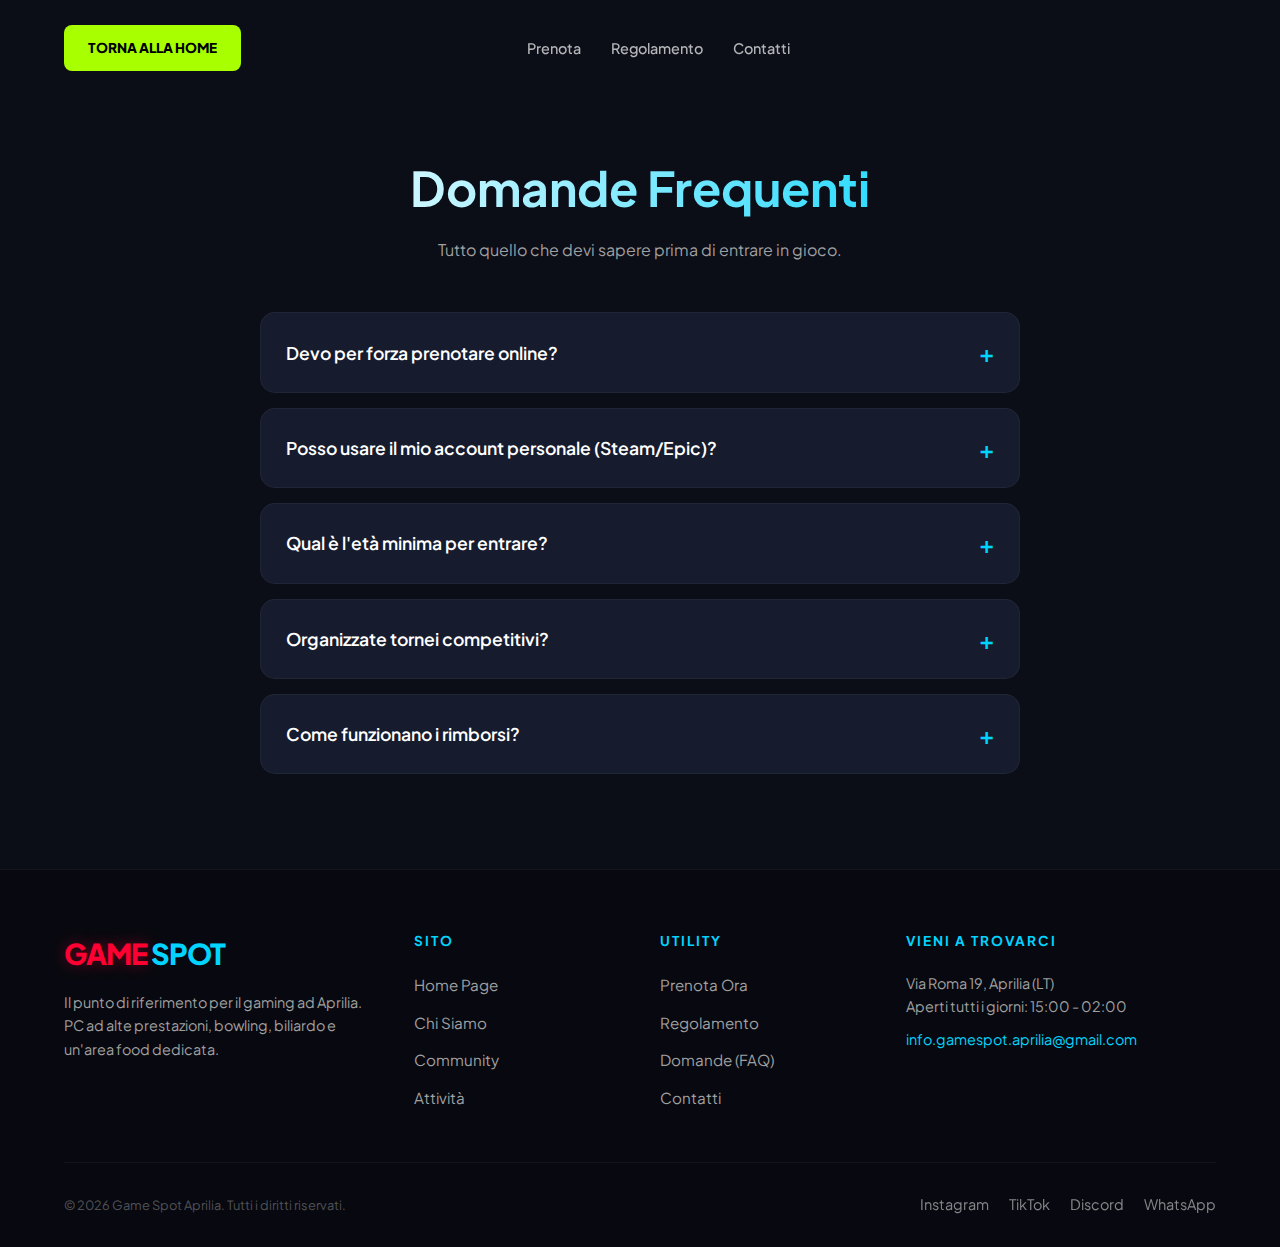
<file: faq.html>
<!DOCTYPE html>
<html lang="it">
<head>
    <meta charset="UTF-8">
    <meta name="viewport" content="width=device-width, initial-scale=1.0">
    <title>FAQ | Game Spot</title>
    <link href="https://fonts.googleapis.com/css2?family=Plus+Jakarta+Sans:wght@300;400;600;800&display=swap" rel="stylesheet">
    <link rel="stylesheet" href="style.css">

    <style>
        body {
            background: var(--bg-dark) !important;
            margin: 0;
            display: flex;
            flex-direction: column;
            min-height: 100vh;
            color: white;
            font-family: 'Plus Jakarta Sans', sans-serif;
        }

        .nav-faq {
            position: fixed;
            top: 0;
            width: 100%;
            display: flex;
            justify-content: space-between;
            align-items: center;
            padding: 25px 5%;
            z-index: 1000;
            background: transparent;
            transition: 0.4s ease;
            box-sizing: border-box;
        }

        .nav-faq.scrolled {
            background: rgba(11, 13, 23, 0.95);
            backdrop-filter: blur(15px);
            padding: 15px 5%;
            border-bottom: 1px solid rgba(255, 255, 255, 0.1);
        }

        .btn-back-home {
            background-color: var(--neon-green) !important;
            color: #000 !important;
            padding: 12px 24px;
            border-radius: 8px;
            font-weight: 800;
            text-decoration: none;
            text-transform: uppercase;
            font-size: 0.85rem;
        }

        /* LAYOUT FAQ */
        .faq-wrapper {
            flex: 1;
            max-width: 800px;
            margin: 150px auto 80px;
            padding: 0 20px;
            width: 100%;
            box-sizing: border-box;
        }

        .faq-header {
            text-align: center;
            margin-bottom: 50px;
        }

        .faq-header h1 {
            font-size: 3rem;
            margin-bottom: 10px;
            background: linear-gradient(to right, #fff, var(--neon-blue));
            -webkit-background-clip: text;
            -webkit-text-fill-color: transparent;
        }

        /* ACCORDION STYLE */
        .faq-item {
            background: var(--bg-card);
            border-radius: 15px;
            margin-bottom: 15px;
            border: 1px solid rgba(255, 255, 255, 0.05);
            overflow: hidden;
            transition: 0.3s;
        }

        .faq-question {
            padding: 20px 25px;
            cursor: pointer;
            display: flex;
            justify-content: space-between;
            align-items: center;
            font-weight: 600;
            font-size: 1.1rem;
            user-select: none;
        }

        .faq-question:hover {
            background: rgba(255, 255, 255, 0.02);
        }

        .faq-question::after {
            content: '+';
            color: var(--neon-blue);
            font-size: 1.5rem;
            transition: 0.3s;
        }

        .faq-item.active .faq-question::after {
            transform: rotate(45deg);
            color: var(--neon-green);
        }

        .faq-answer {
            max-height: 0;
            overflow: hidden;
            transition: all 0.4s ease-out;
            background: rgba(0, 0, 0, 0.2);
        }

        .faq-answer p {
            padding: 20px 25px;
            margin: 0;
            color: var(--text-dim);
            line-height: 1.6;
            border-top: 1px solid rgba(255, 255, 255, 0.05);
        }

        .faq-item.active .faq-answer {
            max-height: 200px; 
        }

    .site-footer {
        background: rgba(7, 9, 15, 0.8);
        border-top: 1px solid rgba(255, 255, 255, 0.05);
        padding: 60px 5% 30px;
        margin-top: auto; 
    }

    .footer-grid {
        max-width: 1200px;
        margin: 0 auto;
        display: grid;
        grid-template-columns: 1.5fr 1fr 1fr 1.5fr;
        gap: 40px;
        margin-bottom: 40px;
    }

    .footer-brand h2 {
        font-size: 1.8rem;
        margin-bottom: 15px;
        font-weight: 800;
    }

    .footer-brand p {
        color: var(--text-dim);
        font-size: 0.9rem;
        line-height: 1.6;
    }

    .footer-column h4 {
        color: var(--neon-blue);
        text-transform: uppercase;
        font-size: 0.85rem;
        letter-spacing: 2px;
        margin-bottom: 20px;
    }

    .footer-links {
        list-style: none;
        padding: 0;
        margin: 0;
    }

    .footer-links li {
        margin-bottom: 12px;
    }

    .footer-links a {
        text-decoration: none;
        color: var(--text-dim);
        font-size: 0.95rem;
        transition: 0.3s;
    }

    .footer-links a:hover {
        color: var(--neon-green);
        padding-left: 5px;
    }

    .footer-bottom {
        max-width: 1200px;
        margin: 0 auto;
        padding-top: 30px;
        border-top: 1px solid rgba(255, 255, 255, 0.05);
        display: flex;
        justify-content: space-between;
        align-items: center;
        flex-wrap: wrap;
        gap: 20px;
    }

    .footer-bottom p {
        color: rgba(255,255,255,0.3);
        font-size: 0.8rem;
        margin: 0;
    }

    .social-icons {
        display: flex;
        gap: 20px;
    }

    .social-icons a {
        color: white;
        text-decoration: none;
        opacity: 0.5;
        transition: 0.3s;
        font-size: 0.9rem;
    }

    .social-icons a:hover {
        opacity: 1;
        color: var(--neon-blue);
    }

    /* Responsive */
    @media (max-width: 850px) {
        .footer-grid {
            grid-template-columns: 1fr 1fr;
        }
    }

    @media (max-width: 500px) {
        .footer-grid {
            grid-template-columns: 1fr;
        }
        .footer-bottom {
            flex-direction: column;
            text-align: center;
        }
    }
</style>
</head>
<body>

    <nav class="nav-faq" id="navbar">
        <a href="index.html" class="btn-back-home">Torna alla Home</a>
        <ul class="nav-links" style="display: flex; list-style: none; gap: 30px; margin: 0; padding: 0;">
            <li><a href="prenotazione.html" style="color: white; text-decoration: none; opacity: 0.7;">Prenota</a></li>
            <li><a href="regolamento.html" style="color: white; text-decoration: none; opacity: 0.7;">Regolamento</a></li>
            <li><a href="contatti.html" style="color: white; text-decoration: none; opacity: 0.7;">Contatti</a></li>
        </ul>
        <div style="width: 140px;"></div>
    </nav>

    <main class="faq-wrapper">
        <div class="faq-header">
            <h1>Domande Frequenti</h1>
            <p style="color: var(--text-dim);">Tutto quello che devi sapere prima di entrare in gioco.</p>
        </div>

        <div class="faq-item">
            <div class="faq-question">Devo per forza prenotare online?</div>
            <div class="faq-answer">
                <p>La prenotazione online è caldamente consigliata per assicurarti il posto, specialmente nel weekend. Tuttavia, accettiamo anche ingressi diretti se ci sono postazioni o piste libere.</p>
            </div>
        </div>

        <div class="faq-item">
            <div class="faq-question">Posso usare il mio account personale (Steam/Epic)?</div>
            <div class="faq-answer">
                <p>Assolutamente sì! Sulle nostre postazioni puoi loggare con i tuoi account per mantenere i tuoi progressi e le tue skin. Ricordati solo di effettuare il logout a fine sessione.</p>
            </div>
        </div>

        <div class="faq-item">
            <div class="faq-question">Qual è l'età minima per entrare?</div>
            <div class="faq-answer">
                <p>Non c'è un limite di età fisso, ma per i minori di 14 anni è richiesta la presenza o l'autorizzazione di un genitore per le sessioni serali.</p>
            </div>
        </div>

        <div class="faq-item">
            <div class="faq-question">Organizzate tornei competitivi?</div>
            <div class="faq-answer">
                <p>Sì! Ogni mese organizziamo tornei di League of Legends, FC24 e Valorant. Seguici sui social o controlla la sezione Community per le prossime date.</p>
            </div>
        </div>

        <div class="faq-item">
            <div class="faq-question">Come funzionano i rimborsi?</div>
            <div class="faq-answer">
                <p>In caso di annullamento della prenotazione con almeno 24 ore di preavviso, riceverai un rimborso del 100% sul metodo di pagamento originale.</p>
            </div>
        </div>
    </main>

    <footer class="site-footer">
    <div class="footer-grid">
        <div class="footer-brand">
              <h2 style="font-weight: 800; color: white; letter-spacing: -1px;">
                <span style="color: #ff0033; text-shadow: 0 0 15px rgba(255, 0, 51, 0.4);">GAME</span> 
                <span style="color: var(--neon-blue);">SPOT</span>
            </h2>
            <p>Il punto di riferimento per il gaming ad Aprilia. PC ad alte prestazioni, bowling, biliardo e un'area food dedicata.</p>
        </div>

        <div class="footer-column">
            <h4>Sito</h4>
            <ul class="footer-links">
                <li><a href="index.html">Home Page</a></li>
                <li><a href="index.html#chi-siamo">Chi Siamo</a></li>
                <li><a href="index.html#community">Community</a></li>
                <li><a href="index.html#attivita">Attività</a></li>
            </ul>
        </div>

        <div class="footer-column">
            <h4>Utility</h4>
            <ul class="footer-links">
                <li><a href="prenotazione.html">Prenota Ora</a></li>
                <li><a href="regolamento.html">Regolamento</a></li>
                <li><a href="faq.html">Domande (FAQ)</a></li>
                <li><a href="contatti.html">Contatti</a></li>
            </ul>
        </div>

        <div class="footer-column">
            <h4>Vieni a trovarci</h4>
            <p style="font-size: 0.9rem; color: var(--text-dim); margin-bottom: 10px;">
                Via Roma 19, Aprilia (LT)<br>
                Aperti tutti i giorni: 15:00 - 02:00
            </p>
            <p style="font-size: 0.9rem; color: var(--neon-blue);">info.gamespot.aprilia@gmail.com</p>
        </div>
    </div>

    <div class="footer-bottom">
        <p>&copy; 2026 Game Spot Aprilia. Tutti i diritti riservati.</p>
        <div class="social-icons">
            <a href="#">Instagram</a>
            <a href="#">TikTok</a>
            <a href="#">Discord</a>
            <a href="#">WhatsApp</a>
        </div>
    </div>
</footer>

    <script>
        // Gestione Trasparenza Navbar
        window.addEventListener('scroll', () => {
            const nav = document.getElementById('navbar');
            if (window.scrollY > 50) nav.classList.add('scrolled');
            else nav.classList.remove('scrolled');
        });

        // Gestione Accordion
        const faqItems = document.querySelectorAll('.faq-item');

        faqItems.forEach(item => {
            const question = item.querySelector('.faq-question');
            question.addEventListener('click', () => {
                // Chiude le altre FAQ aperte (opzionale)
                faqItems.forEach(otherItem => {
                    if (otherItem !== item) otherItem.classList.remove('active');
                });
                
                // Apre/Chiude quella cliccata
                item.classList.toggle('active');
            });
        });
    </script>
</body>
</html>
</file>
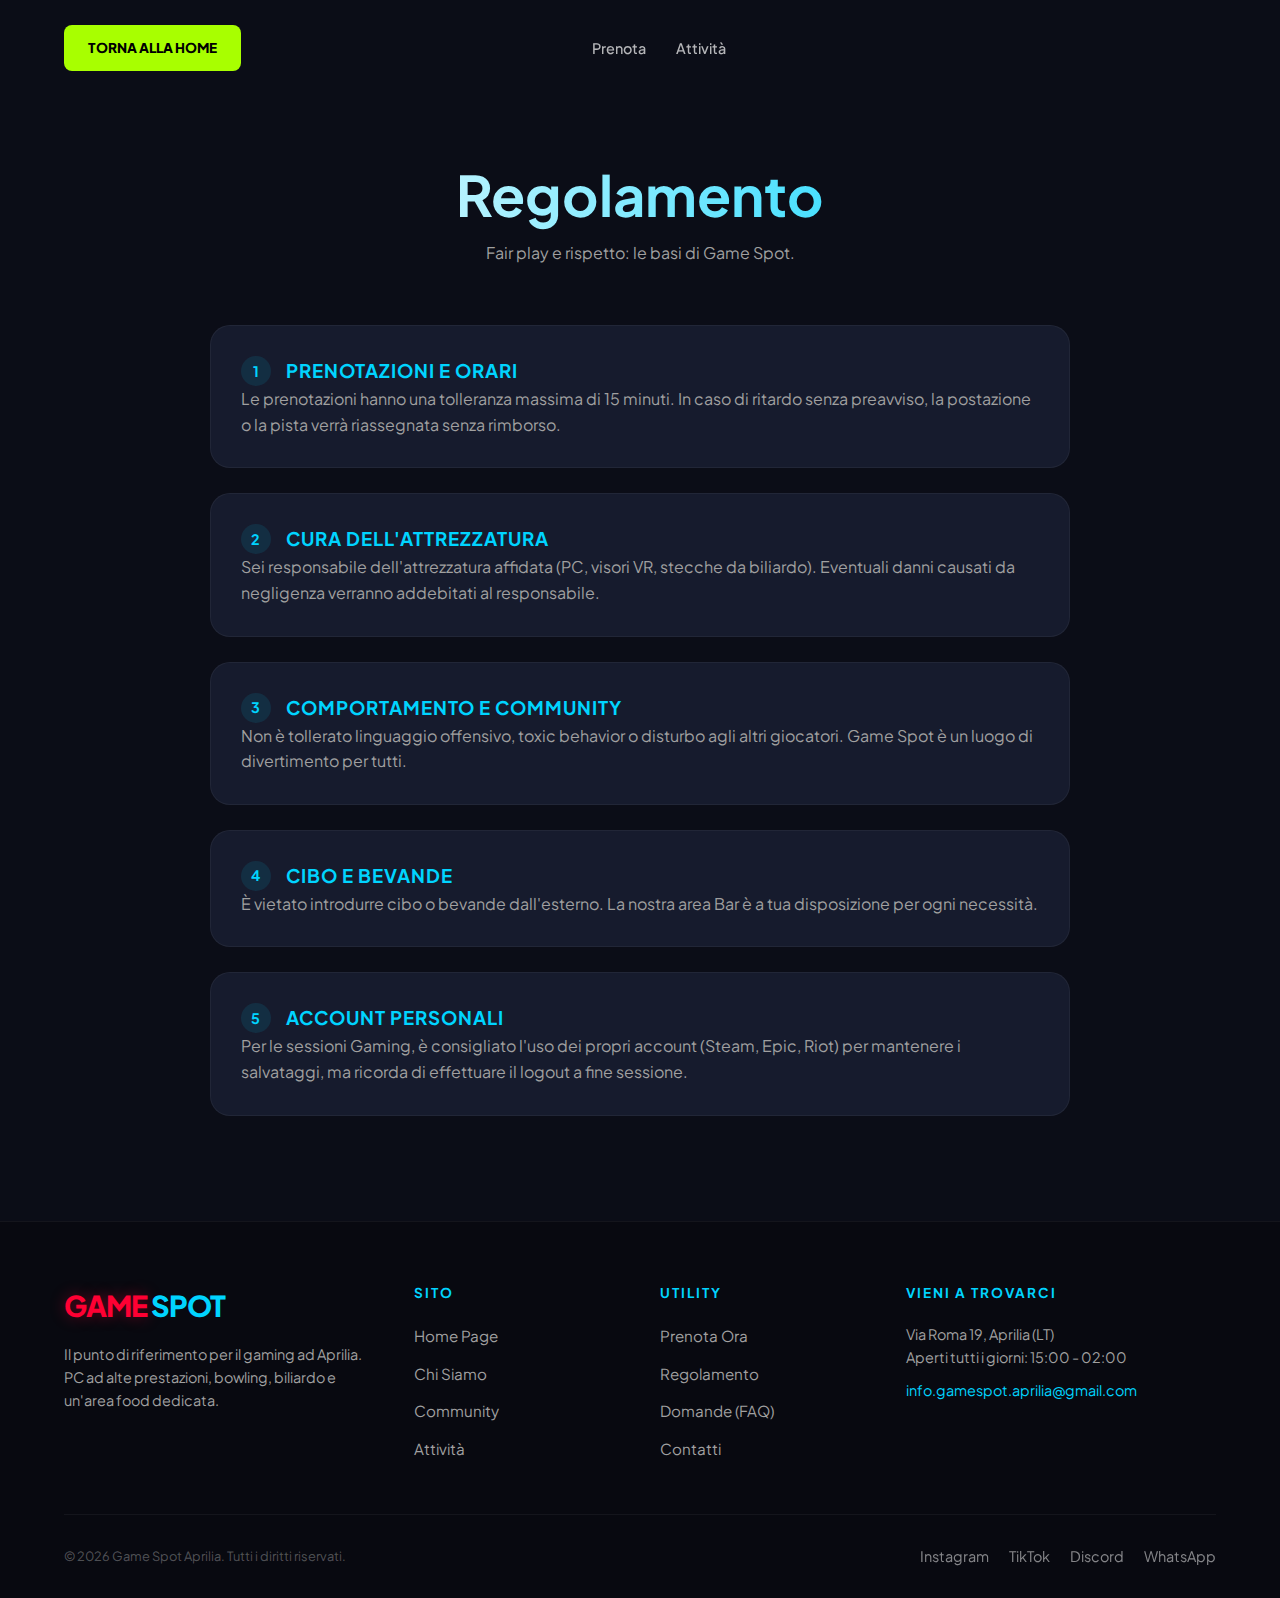
<file: regolamento.html>
<!DOCTYPE html>
<html lang="it">
<head>
    <meta charset="UTF-8">
    <meta name="viewport" content="width=device-width, initial-scale=1.0">
    <title>Regolamento | Game Spot</title>
    <link href="https://fonts.googleapis.com/css2?family=Plus+Jakarta+Sans:wght@300;400;600;800&display=swap" rel="stylesheet">
    <link rel="stylesheet" href="style.css">

    <style>
        body {
            background: var(--bg-dark) !important;
            margin: 0;
            color: white;
            display: flex;
            flex-direction: column;
            min-height: 100vh;
        }

        /* NAVBAR TRASPARENTE (Stessa della prenotazione) */
        .nav-rules {
            position: fixed;
            top: 0;
            width: 100%;
            display: flex;
            justify-content: space-between;
            align-items: center;
            padding: 25px 5%;
            z-index: 1000;
            background: transparent;
            transition: 0.4s ease;
        }

        .nav-rules.scrolled {
            background: rgba(11, 13, 23, 0.95);
            backdrop-filter: blur(15px);
            padding: 15px 5%;
            border-bottom: 1px solid rgba(255, 255, 255, 0.1);
        }

        .btn-back-home {
            background-color: var(--neon-green) !important;
            color: #000 !important;
            padding: 12px 24px;
            border-radius: 8px;
            font-weight: 800;
            text-decoration: none;
            text-transform: uppercase;
            font-size: 0.85rem;
        }

        /* LAYOUT REGOLAMENTO */
        .rules-wrapper {
            flex: 1;
            max-width: 900px;
            margin: 150px auto 80px;
            padding: 0 20px;
        }

        .rules-header {
            text-align: center;
            margin-bottom: 60px;
        }

        .rules-header h1 {
            font-size: 3.5rem;
            margin: 0;
            background: linear-gradient(to right, #fff, var(--neon-blue));
            -webkit-background-clip: text;
            -webkit-text-fill-color: transparent;
        }

        .rule-card {
            background: var(--bg-card);
            padding: 30px;
            border-radius: 20px;
            border: 1px solid rgba(255, 255, 255, 0.05);
            margin-bottom: 25px;
            transition: 0.3s;
        }

        .rule-card:hover {
            border-color: var(--neon-blue);
            transform: translateY(-5px);
        }

        .rule-card h3 {
            color: var(--neon-blue);
            margin-top: 0;
            display: flex;
            align-items: center;
            gap: 15px;
            text-transform: uppercase;
            letter-spacing: 1px;
        }

        .rule-number {
            background: rgba(0, 212, 255, 0.1);
            color: var(--neon-blue);
            width: 30px;
            height: 30px;
            display: flex;
            align-items: center;
            justify-content: center;
            border-radius: 50%;
            font-size: 0.9rem;
        }

        .rule-card p {
            color: var(--text-dim);
            line-height: 1.6;
            margin-bottom: 0;
        }

        .site-footer {
        background: rgba(7, 9, 15, 0.8);
        border-top: 1px solid rgba(255, 255, 255, 0.05);
        padding: 60px 5% 30px;
        margin-top: auto; /* Lo spinge in basso nei layout flex */
    }

    .footer-grid {
        max-width: 1200px;
        margin: 0 auto;
        display: grid;
        grid-template-columns: 1.5fr 1fr 1fr 1.5fr;
        gap: 40px;
        margin-bottom: 40px;
    }

    .footer-brand h2 {
        font-size: 1.8rem;
        margin-bottom: 15px;
        font-weight: 800;
    }

    .footer-brand p {
        color: var(--text-dim);
        font-size: 0.9rem;
        line-height: 1.6;
    }

    .footer-column h4 {
        color: var(--neon-blue);
        text-transform: uppercase;
        font-size: 0.85rem;
        letter-spacing: 2px;
        margin-bottom: 20px;
    }

    .footer-links {
        list-style: none;
        padding: 0;
        margin: 0;
    }

    .footer-links li {
        margin-bottom: 12px;
    }

    .footer-links a {
        text-decoration: none;
        color: var(--text-dim);
        font-size: 0.95rem;
        transition: 0.3s;
    }

    .footer-links a:hover {
        color: var(--neon-green);
        padding-left: 5px;
    }

    .footer-bottom {
        max-width: 1200px;
        margin: 0 auto;
        padding-top: 30px;
        border-top: 1px solid rgba(255, 255, 255, 0.05);
        display: flex;
        justify-content: space-between;
        align-items: center;
        flex-wrap: wrap;
        gap: 20px;
    }

    .footer-bottom p {
        color: rgba(255,255,255,0.3);
        font-size: 0.8rem;
        margin: 0;
    }

    .social-icons {
        display: flex;
        gap: 20px;
    }

    .social-icons a {
        color: white;
        text-decoration: none;
        opacity: 0.5;
        transition: 0.3s;
        font-size: 0.9rem;
    }

    .social-icons a:hover {
        opacity: 1;
        color: var(--neon-blue);
    }

    /* Responsive */
    @media (max-width: 850px) {
        .footer-grid {
            grid-template-columns: 1fr 1fr;
        }
    }

    @media (max-width: 500px) {
        .footer-grid {
            grid-template-columns: 1fr;
        }
        .footer-bottom {
            flex-direction: column;
            text-align: center;
        }
    }
</style>
</head>
<body>

    <nav class="nav-rules" id="navbar">
        <a href="index.html" class="btn-back-home">Torna alla Home</a>
        <ul class="nav-links" style="margin: 0;">
            <li><a href="prenotazione.html">Prenota</a></li>
            <li><a href="index.html#equipaggiamento">Attività</a></li>
        </ul>
        <div style="width: 140px;"></div>
    </nav>

    <main class="rules-wrapper">
        <div class="rules-header">
            <h1>Regolamento</h1>
            <p style="color: var(--text-dim);">Fair play e rispetto: le basi di Game Spot.</p>
        </div>

        <div class="rule-card">
            <h3><span class="rule-number">1</span> Prenotazioni e Orari</h3>
            <p>Le prenotazioni hanno una tolleranza massima di 15 minuti. In caso di ritardo senza preavviso, la postazione o la pista verrà riassegnata senza rimborso.</p>
        </div>

        <div class="rule-card">
            <h3><span class="rule-number">2</span> Cura dell'Attrezzatura</h3>
            <p>Sei responsabile dell'attrezzatura affidata (PC, visori VR, stecche da biliardo). Eventuali danni causati da negligenza verranno addebitati al responsabile.</p>
        </div>

        <div class="rule-card">
            <h3><span class="rule-number">3</span> Comportamento e Community</h3>
            <p>Non è tollerato linguaggio offensivo, toxic behavior o disturbo agli altri giocatori. Game Spot è un luogo di divertimento per tutti.</p>
        </div>

        <div class="rule-card">
            <h3><span class="rule-number">4</span> Cibo e Bevande</h3>
            <p>È vietato introdurre cibo o bevande dall'esterno. La nostra area Bar è a tua disposizione per ogni necessità.</p>
        </div>

        <div class="rule-card">
            <h3><span class="rule-number">5</span> Account Personali</h3>
            <p>Per le sessioni Gaming, è consigliato l'uso dei propri account (Steam, Epic, Riot) per mantenere i salvataggi, ma ricorda di effettuare il logout a fine sessione.</p>
        </div>
    </main>

   <footer class="site-footer">
    <div class="footer-grid">
        <div class="footer-brand">
              <h2 style="font-weight: 800; color: white; letter-spacing: -1px;">
                <span style="color: #ff0033; text-shadow: 0 0 15px rgba(255, 0, 51, 0.4);">GAME</span> 
                <span style="color: var(--neon-blue);">SPOT</span>
            </h2>
            <p>Il punto di riferimento per il gaming ad Aprilia. PC ad alte prestazioni, bowling, biliardo e un'area food dedicata.</p>
        </div>

        <div class="footer-column">
            <h4>Sito</h4>
            <ul class="footer-links">
                <li><a href="index.html">Home Page</a></li>
                <li><a href="index.html#chi-siamo">Chi Siamo</a></li>
                <li><a href="index.html#community">Community</a></li>
                <li><a href="index.html#attivita">Attività</a></li>
            </ul>
        </div>

        <div class="footer-column">
            <h4>Utility</h4>
            <ul class="footer-links">
                <li><a href="prenotazione.html">Prenota Ora</a></li>
                <li><a href="regolamento.html">Regolamento</a></li>
                <li><a href="faq.html">Domande (FAQ)</a></li>
                <li><a href="contatti.html">Contatti</a></li>
            </ul>
        </div>

        <div class="footer-column">
            <h4>Vieni a trovarci</h4>
            <p style="font-size: 0.9rem; color: var(--text-dim); margin-bottom: 10px;">
                Via Roma 19, Aprilia (LT)<br>
                Aperti tutti i giorni: 15:00 - 02:00
            </p>
            <p style="font-size: 0.9rem; color: var(--neon-blue);">info.gamespot.aprilia@gmail.com</p>
        </div>
    </div>

    <div class="footer-bottom">
        <p>&copy; 2026 Game Spot Aprilia. Tutti i diritti riservati.</p>
        <div class="social-icons">
            <a href="#">Instagram</a>
            <a href="#">TikTok</a>
            <a href="#">Discord</a>
            <a href="#">WhatsApp</a>
        </div>
    </div>
</footer>


    <script>
        window.addEventListener('scroll', () => {
            const nav = document.getElementById('navbar');
            if (window.scrollY > 50) nav.classList.add('scrolled');
            else nav.classList.remove('scrolled');
        });
    </script>
</body>
</html>
</file>
<file: style.css>
:root {
    --bg-dark: #0b0d17;
    --bg-card: #161b2d;
    --neon-blue: #00d4ff;
    --neon-purple: #8a2be2;
    --neon-green: #a8ff00;
    --neon-red: #ff0033;
    --neon-orange: #ff6f00;
    --neon-pink: #e22bd0;
    --text-main: #ffffff;
    --text-dim: #a0a0a0;
    --transition: all 0.4s cubic-bezier(0.165, 0.84, 0.44, 1);
}

* {
    margin: 0;
    padding: 0;
    box-sizing: border-box;
}

html {
    scroll-behavior: smooth;
}

body {
    font-family: 'Plus Jakarta Sans', 'Inter', sans-serif;
    background-color: var(--bg-dark);
    color: var(--text-main);
    line-height: 1.6;
    overflow-x: hidden;
}

/* =========================================
     NAV BAR
   ========================================= */
nav {
    display: flex;
    justify-content: space-between;
    align-items: center;
    padding: 25px 5%;
    position: fixed;
    top: -110px;
    width: 100%;
    z-index: 1000;
    transition: var(--transition);
}

nav.scrolled {
    background: rgba(11, 13, 23, 0.9);
    backdrop-filter: blur(15px);
    padding: 15px 5%;
    border-bottom: 1px solid rgba(255, 255, 255, 0.1);
}

.logo img {
    height: 270px;
    display: block;
    cursor: pointer;
    transition: transform 0.3s ease;
}

.nav-links {
    display: flex;
    list-style: none;
    gap: 30px;
}

.nav-links a {
    text-decoration: none;
    color: var(--text-main);
    font-weight: 500;
    font-size: 0.9rem;
    opacity: 0.7;
    transition: var(--transition);
}

.nav-links a:hover {
    color: var(--neon-blue);
    opacity: 1;
}

.btn-book {
    background-color: var(--neon-green);
    color: #000;
    padding: 12px 24px;
    border: none;
    border-radius: 8px;
    font-weight: 700;
    cursor: pointer;
    transition: var(--transition);
}

.btn-book:hover {
    box-shadow: 0 0 20px rgba(168, 255, 0, 0.5);
    transform: translateY(-2px);
}

/* =========================================
     CARRELLO SLIDER
   ========================================= */

.slider-container {
    position: relative;
    width: 100%;
    height: 45vh; 
    overflow: hidden;
    background: #000;
    z-index: 5;
}

.slide {
    position: absolute;
    top: 0;
    left: 0;
    width: 100%;
    height: 100%;
    opacity: 0;
    transition: opacity 1s ease-in-out;
    display: flex;
    align-items: center;
    justify-content: center;
    /* ERRORE: Se la slide ha z-index 1 anche quando è attiva, le frecce o il contenuto potrebbero non rispondere */
    z-index: 1;
    pointer-events: none; /* Impedisce di cliccare slide invisibili */
}

.slide.active {
    opacity: 1;
    z-index: 10; /* Aumentato per stare sopra le slide inattive */
    pointer-events: auto; /* Riabilita il clic solo sulla slide visibile */
}

.slide-video {
    position: absolute;
    top: 0;
    left: 0;
    width: 100%;
    height: 100%;
    object-fit: cover; 
    filter: brightness(0.4); 
    pointer-events: none; /* Fondamentale: il video non deve "mangiare" il clic destinato al link */
}

.slide-content {
    position: relative;
    z-index: 100;
    text-align: center;
    color: #fff;
    cursor: pointer; /* Fondamentale: fa apparire la manina quando passi sopra */
    transition: transform 0.3s ease;
}

.slide-content:hover {
    transform: scale(1.05);
}

.slide-content a {
    text-decoration: none;
    color: inherit;
    display: block;
}

.nav-arrow {
    position: absolute;
    top: 50%;
    transform: translateY(-50%);
    background: rgba(255, 255, 255, 0.2);
    color: white;
    border: none;
    width: 50px;
    height: 50px;
    cursor: pointer;
    z-index: 1000; /* Superiore allo z-index della slide active */
    display: flex;
    align-items: center;
    justify-content: center;
    border-radius: 50%;
    font-size: 1.5rem;
    transition: 0.3s; /* Sostituito var con valore fisso per sicurezza */
    pointer-events: auto; 
}

.nav-arrow:hover {
    background: var(--neon-blue);
    box-shadow: 0 0 15px var(--neon-blue);
}

/* =========================================
    HERO SECTION
   ========================================= */
.hero {
    height: 60vh;
    background: linear-gradient(rgba(11, 13, 23, 0.7), var(--bg-dark)), 
                url('https://images.unsplash.com/photo-1511512578047-dfb367046420?q=80&w=2000');
    background-size: cover;
    background-position: center;
    display: flex;
    align-items: center;
    justify-content: center;
    text-align: center;
    padding: 0 5%;
}

.badge {
    background: rgba(0, 212, 255, 0.1);
    color: var(--neon-blue);
    padding: 6px 16px;
    border-radius: 30px;
    font-size: 0.75rem;
    font-weight: 800;
    letter-spacing: 2px;
    margin-bottom: 25px;
    display: inline-block;
    border: 1px solid rgba(0, 212, 255, 0.3);
}

.hero h1 {
    font-size: clamp(2.5rem, 8vw, 5rem);
    margin-bottom: 20px;
    line-height: 1.1;
}

.hero p {
    font-size: 1.2rem;
    color: var(--text-dim);
    max-width: 700px;
    margin: 0 auto 40px;
}

.hero-btns {
    display: flex;
    gap: 20px;
    justify-content: center;
}

.btn-main, .btn-outline {
    padding: 18px 40px;
    border-radius: 50px;
    font-weight: 700;
    text-decoration: none;
    transition: var(--transition);
}

.btn-main { background: #fff; color: #000; }
.btn-main:hover { background: var(--neon-purple); color: #fff; box-shadow: 0 0 30px rgba(0, 212, 255, 0.5); }

.btn-outline { border: 2px solid rgba(255,255,255,0.2); color: #fff; }
.btn-outline:hover { border-color: #fff; }

/* =========================================
    SEZIONI GENERALI
   ========================================= */
section {
    padding: 100px 8%;
}

.section-header.center {
    text-align: center;
    margin-bottom: 60px;
}

.section-header h2 {
    font-size: clamp(2rem, 5vw, 3rem);
    margin-bottom: 15px;
}

/* Griglie */
.grid-container {
    display: grid;
    grid-template-columns: repeat(auto-fit, minmax(300px, 1fr));
    gap: 30px;
}

/* =========================================
    CHI SIAMO
   ========================================= */
.about-grid {
    display: grid;
    grid-template-columns: 1fr 1fr;
    gap: 60px;
    align-items: center;
}

.stats {
    display: flex;
    gap: 30px;
    list-style: none;
    margin-top: 30px;
}

.stats strong {
    display: block;
    font-size: 1.8rem;
    color: var(--neon-blue);
}

.about-image img {
    width: 100%;
    border-radius: 24px;
    box-shadow: 0 20px 50px rgba(0,0,0,0.5);
}

/* =========================================
    ATTIVITÀ
   ========================================= */
.tech-card {
    background: var(--bg-card);
    padding: 40px;
    border-radius: 24px;
    border: 1px solid rgba(255, 255, 255, 0.05);
    transition: var(--transition);
    text-align: left;
}

.tech-card:hover {
    transform: translateY(-10px);
    border-color: rgba(255, 255, 255, 0.2);
}

.icon {
    font-size: 3rem;
    margin-bottom: 20px;
    display: block;
}

.neon-blue { border-bottom: 5px solid var(--neon-blue); }
.neon-purple { border-bottom: 5px solid var(--neon-purple); }
.neon-green { border-bottom: 5px solid var(--neon-green); }
.neon-orange { border-bottom: 5px solid var(--neon-orange); }
.neon-red { border-bottom: 5px solid var(--neon-red); }
.neon-pink { border-bottom: 5px solid var(--neon-pink); }

/* =========================================
    COMPETIZIONI (TORNEI)
   ========================================= */
.tourney-grid {
    display: grid;
    grid-template-columns: repeat(auto-fit, minmax(300px, 1fr));
    gap: 25px;
    margin-top: 40px;
}

.event-card {
    background: rgba(255, 255, 255, 0.03);
    padding: 35px;
    border-radius: 20px;
    border: 1px solid rgba(0, 212, 255, 0.2);
    position: relative;
    transition: var(--transition);
}

.event-card:hover {
    background: rgba(255, 255, 255, 0.06);
}

.live-tag, .date-tag {
    position: absolute;
    top: 20px;
    right: 20px;
    font-size: 0.7rem;
    font-weight: 800;
    padding: 4px 10px;
    border-radius: 5px;
}

.live-tag { background: #ff4b2b; animation: pulse 1.5s infinite; }
.date-tag { border: 1px solid var(--neon-blue); color: var(--neon-blue); }

@keyframes pulse { 50% { opacity: 0.5; } }

.btn-small {
    background: transparent;
    border: 1px solid var(--neon-green);
    color: var(--neon-green);
    padding: 10px 20px;
    border-radius: 6px;
    margin-top: 20px;
    cursor: pointer;
    font-weight: 700;
    transition: 0.3s;
}

.btn-small:hover { background: var(--neon-green); color: #000; }

/* =========================================
    COMMUNITY & FOOTER
   ========================================= */
.event-box {
    background: radial-gradient(circle at top left, #1e2640, var(--bg-dark));
    padding: 150px;
    border-radius: 40px;
    text-align: center;
    border: 1px solid rgba(255, 255, 255, 0.1);
}

 .site-footer {
        background: rgba(7, 9, 15, 0.8);
        border-top: 1px solid rgba(255, 255, 255, 0.05);
        padding: 60px 5% 30px;
        margin-top: auto; 
    }

    .footer-grid {
        max-width: 1200px;
        margin: 0 auto;
        display: grid;
        grid-template-columns: 1.5fr 1fr 1fr 1.5fr;
        gap: 40px;
        margin-bottom: 40px;
    }

    .footer-brand h2 {
        font-size: 1.8rem;
        margin-bottom: 15px;
        font-weight: 800;
    }

    .footer-brand p {
        color: var(--text-dim);
        font-size: 0.9rem;
        line-height: 1.6;
    }

    .footer-column h4 {
        color: var(--neon-blue);
        text-transform: uppercase;
        font-size: 0.85rem;
        letter-spacing: 2px;
        margin-bottom: 20px;
    }

    .footer-links {
        list-style: none;
        padding: 0;
        margin: 0;
    }

    .footer-links li {
        margin-bottom: 12px;
    }

    .footer-links a {
        text-decoration: none;
        color: var(--text-dim);
        font-size: 0.95rem;
        transition: 0.3s;
    }

    .footer-links a:hover {
        color: var(--neon-blue);
        padding-left: 5px;
    }

    .footer-bottom {
        max-width: 1200px;
        margin: 0 auto;
        padding-top: 30px;
        border-top: 1px solid rgba(255, 255, 255, 0.05);
        display: flex;
        justify-content: space-between;
        align-items: center;
        flex-wrap: wrap;
        gap: 20px;
    }

    .footer-bottom p {
        color: rgba(255,255,255,0.3);
        font-size: 0.8rem;
        margin: 0;
    }

    .social-icons {
        display: flex;
        gap: 20px;
    }

    .social-icons a {
        color: white;
        text-decoration: none;
        opacity: 0.5;
        transition: 0.3s;
        font-size: 0.9rem;
    }

    .social-icons a:hover {
        opacity: 1;
        color: var(--neon-blue);
    }

    /* Responsive */
    @media (max-width: 850px) {
        .footer-grid {
            grid-template-columns: 1fr 1fr;
        }
    }

    @media (max-width: 500px) {
        .footer-grid {
            grid-template-columns: 1fr;
        }
        .footer-bottom {
            flex-direction: column;
            text-align: center;
        }
    }


.socials { margin-top: 20px; }
.socials a { color: var(--neon-blue); text-decoration: none; margin: 0 10px; font-weight: 600; }

/* =========================================
    MOBILE RESPONSIVENESS
   ========================================= */
@media (max-width: 992px) {
    .about-grid { grid-template-columns: 1fr; }
    .nav-links { display: none; }
    .hero h1 { font-size: 3rem; }
    section { padding: 80px 5%; }
}
</file>
